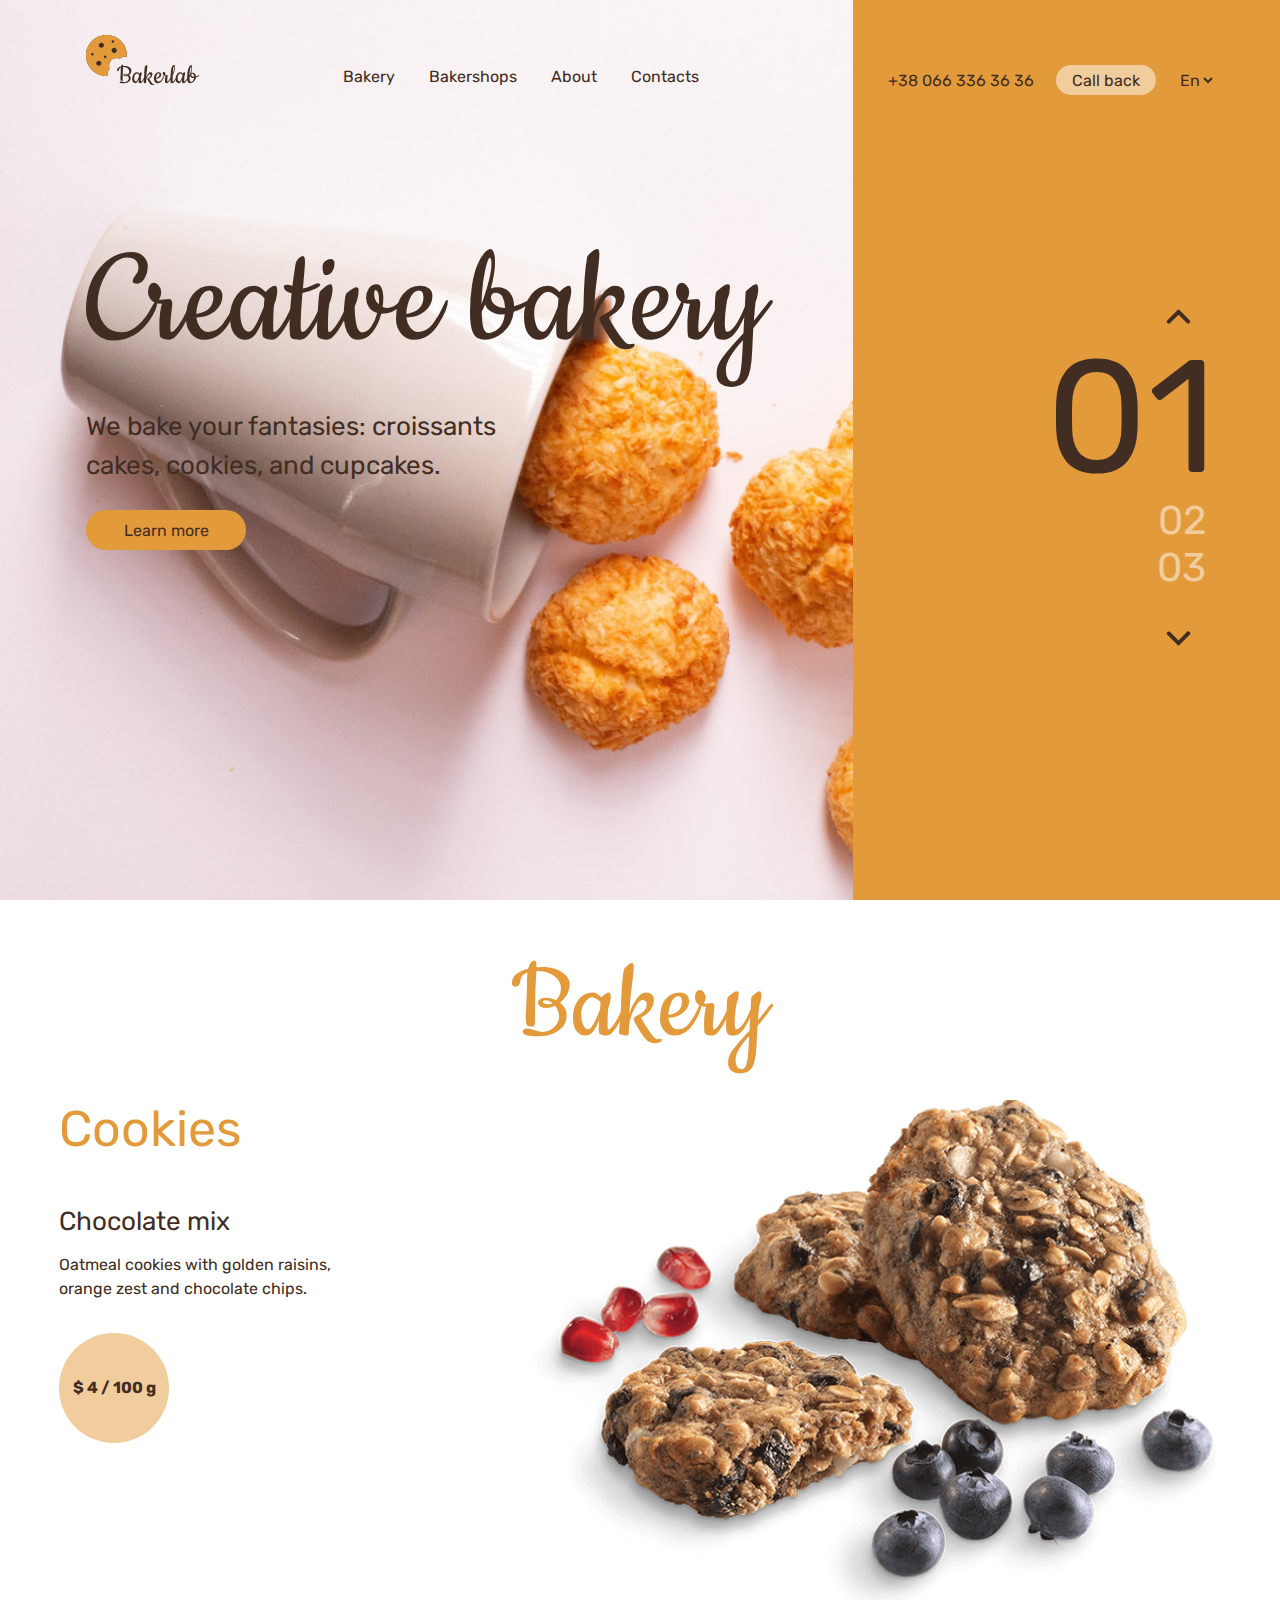
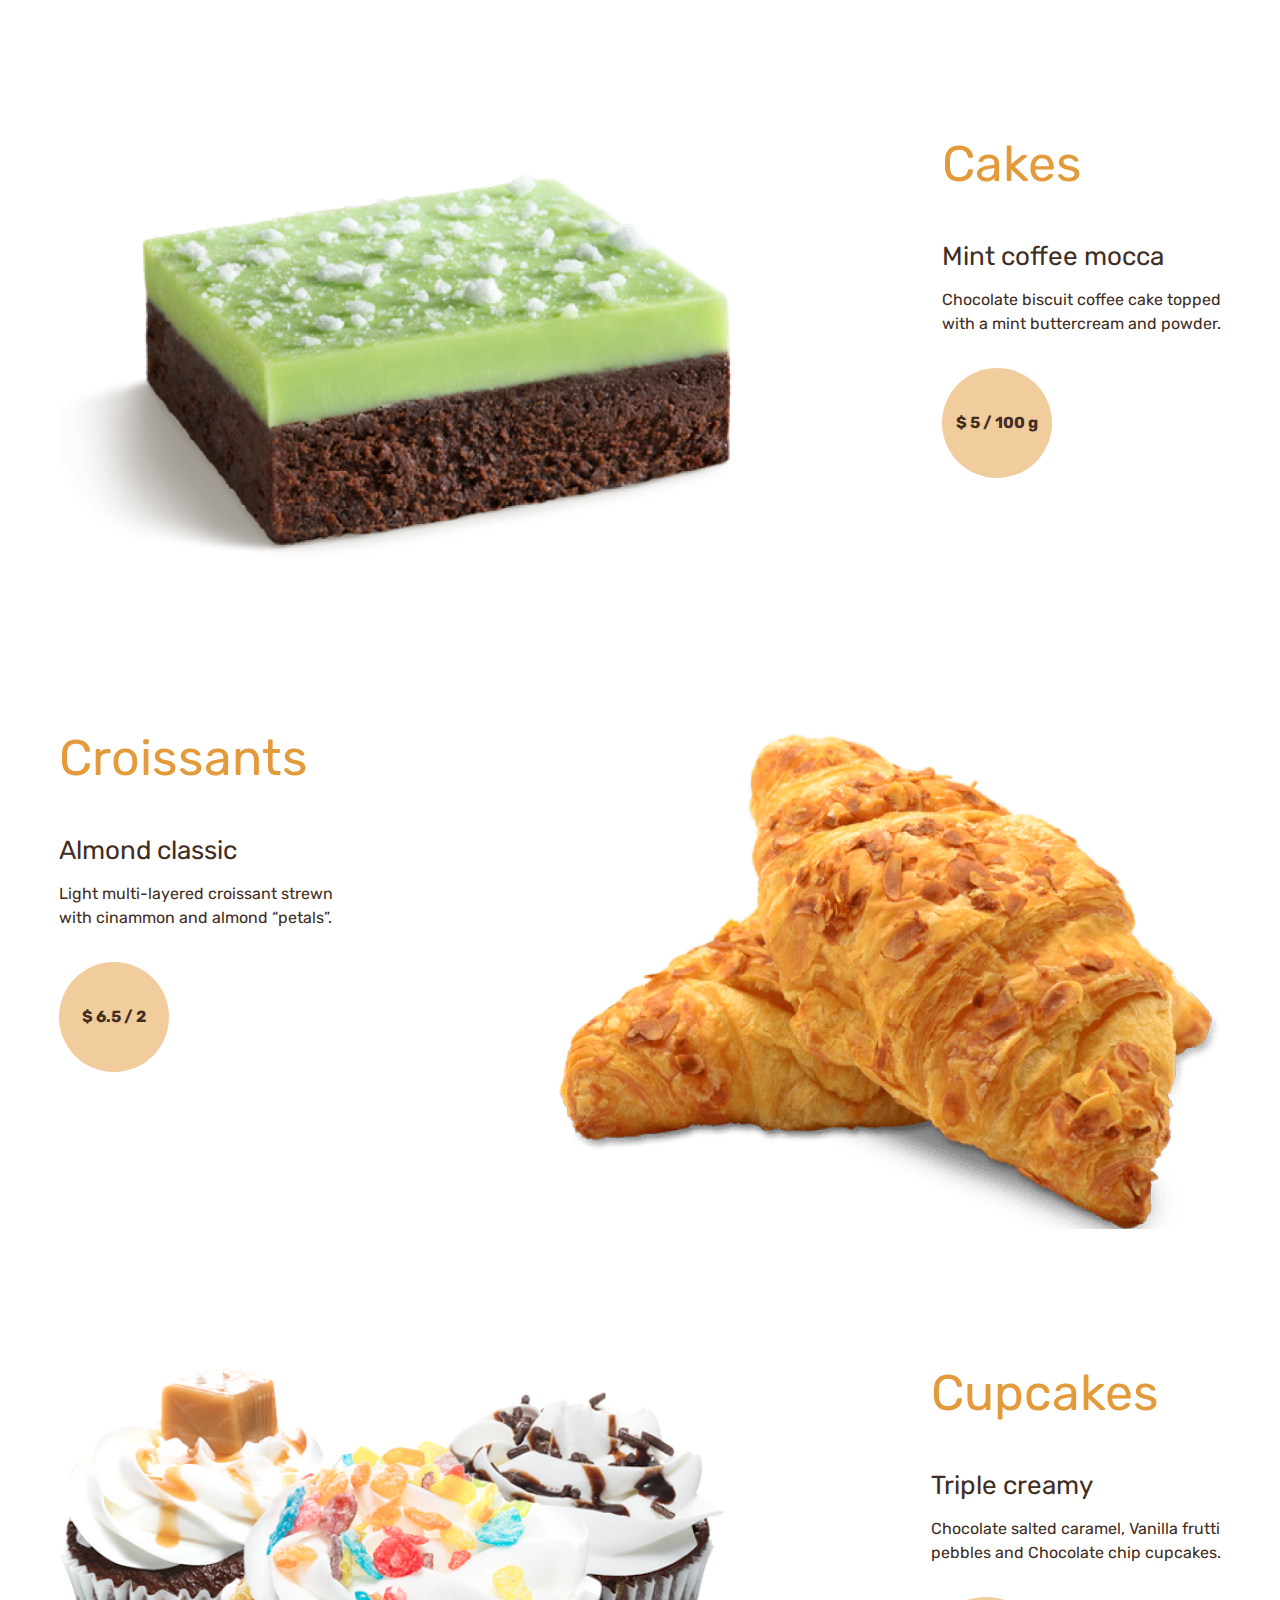
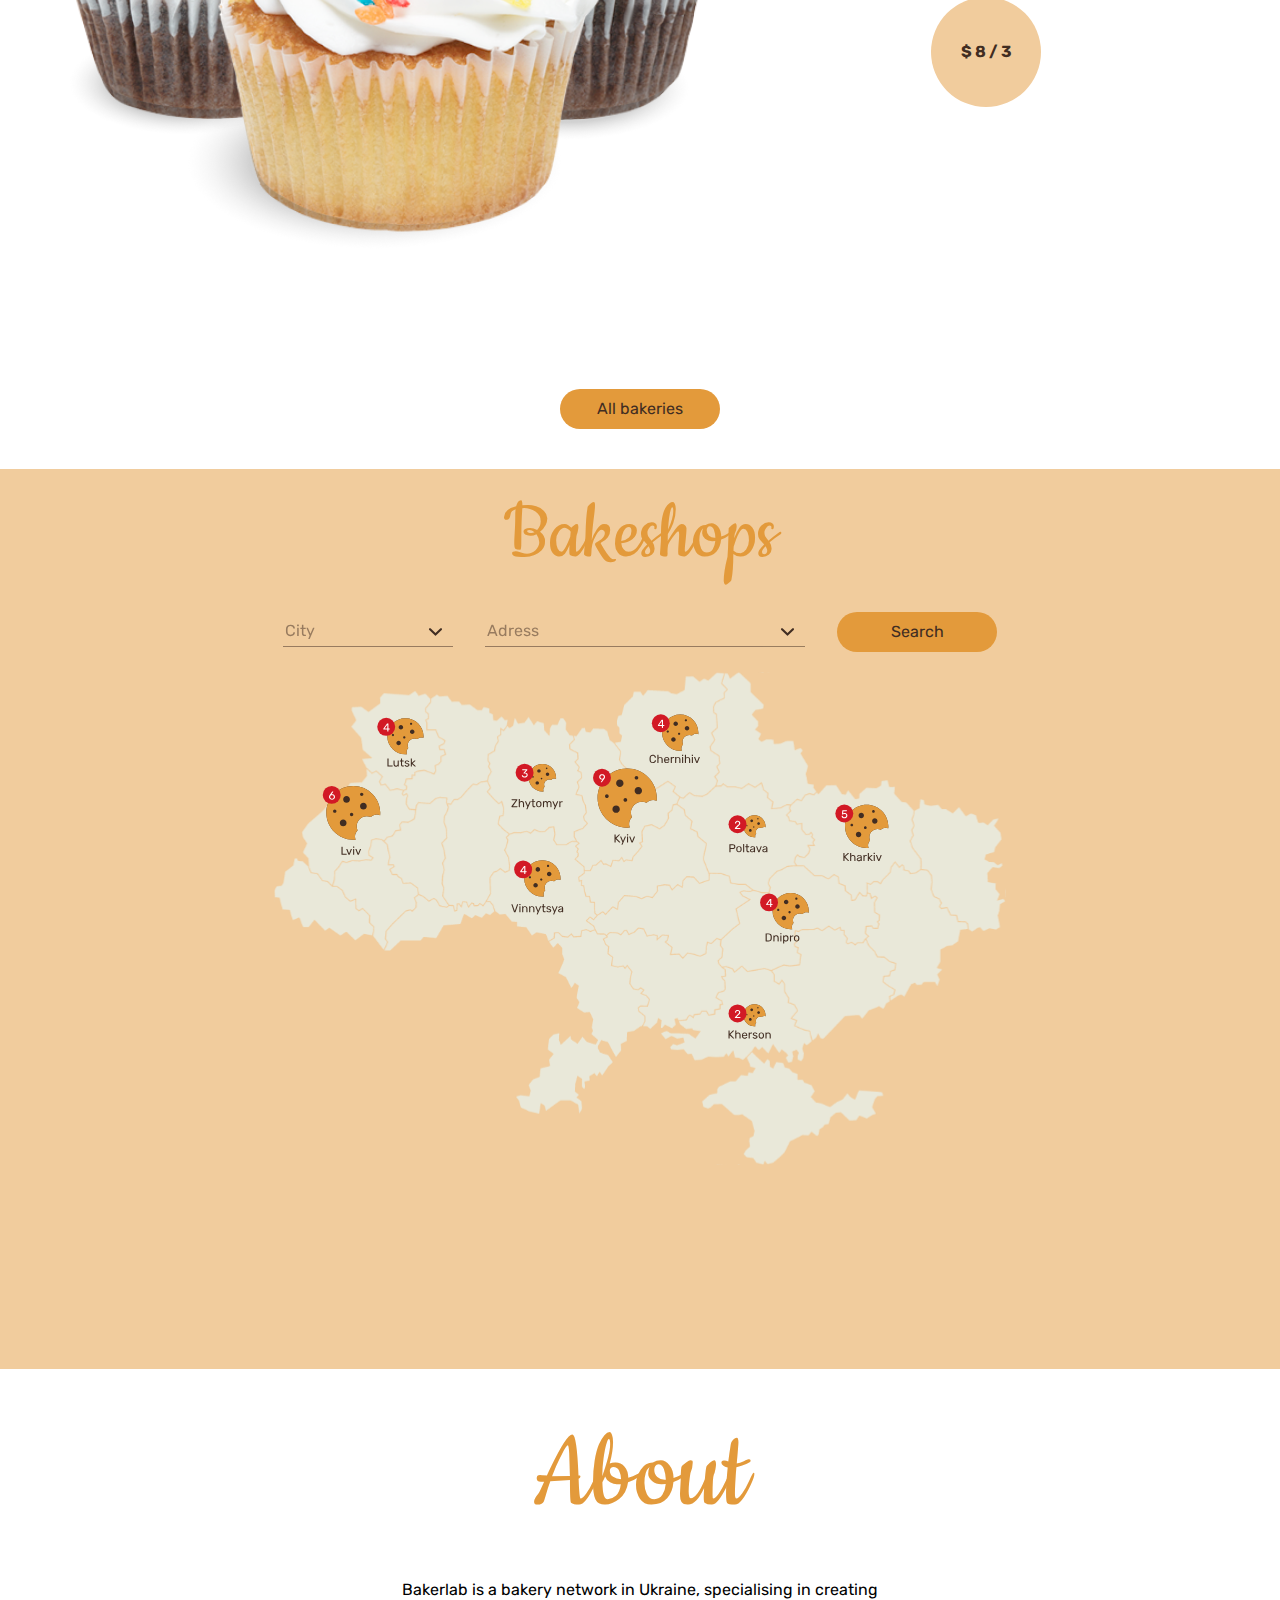
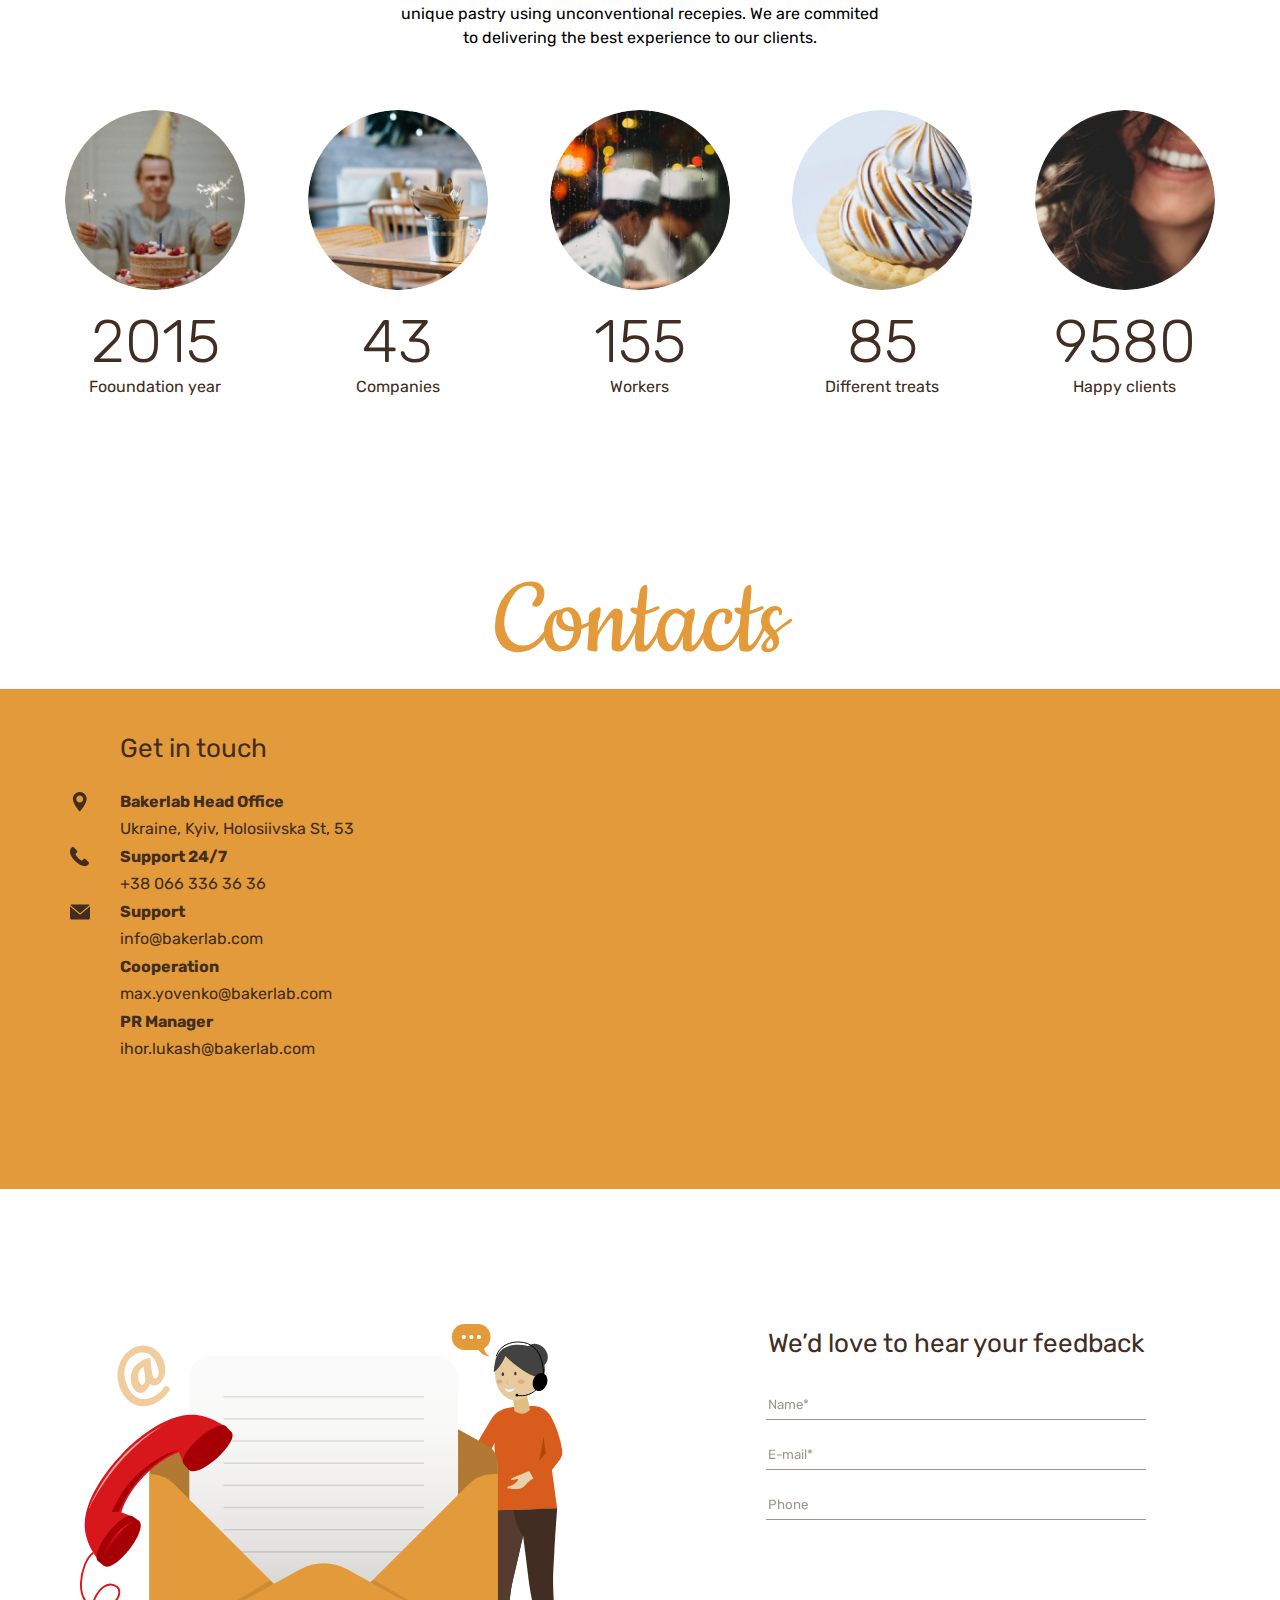
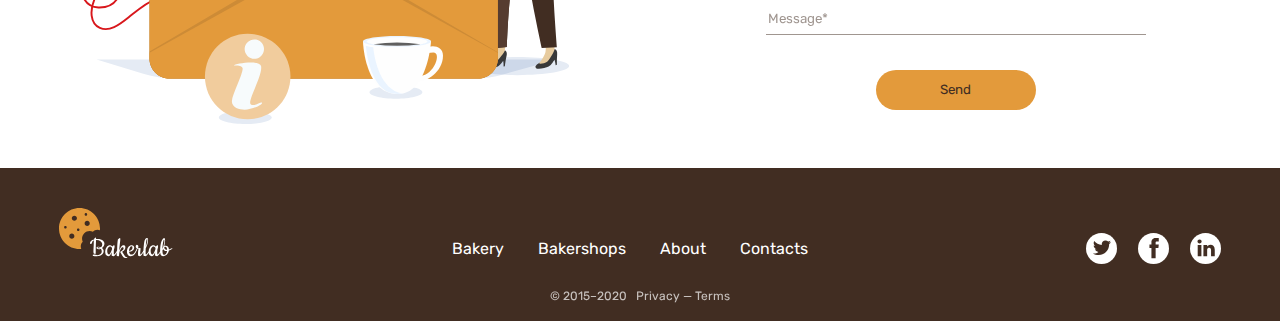
<file: index.html>
<!DOCTYPE html><html lang="en" class="page"><head><meta charset="UTF-8"><meta name="viewport" content="width=device-width, initial-scale=1.0,maximum-scale=2,shrink-to-fit=no"><link rel="shortcut icon" href="favicon.ced8c0a3.ico" type="image/x-icon"><title>Creative Bakery</title><link rel="stylesheet" href="main.2d84ac23.css"></head><body class="page__body"> <header class="page__section header">  <div class="header__main"> <div class="header__container"> <div class="header__top"> <a href="#" class="logo"> <img src="logo.afb66d21.svg" alt="Bakery-logo" class="logo__image"> </a> <a href="#menu" class="header__hamburger"></a> <nav class="nav nav--tablet"> <ul class="nav__list"> <li class="nav__item"> <a href="#bakery" class="nav__link"> Bakery </a> </li> <li class="nav__item"> <a href="#bakershops" class="nav__link"> Bakershops </a> </li> <li class="nav__item"> <a href="#about" class="nav__link"> About </a> </li> <li class="nav__item"> <a href="#contacts" class="nav__link"> Contacts </a> </li> </ul> </nav> </div> <div class="header__info"> <h1 class="header__title"> Creative bakery </h1> <p class="header__slogan"> We bake your fantasies: croissants <br> cakes, cookies, and cupcakes. </p> <a href="#bakery" class="button link button--primary"> Learn more </a> </div> <div class="tabs tabs--tablet"> <ul class="tabs__nav"> <div class="arrow arrow--left"> <svg width="15" height="24" fill="none" xmlns="http://www.w3.org/2000/svg" class="svg svg--croissont"><path d="M14.674 1.428a1.98 1.98 0 01-.374 2.3L5.942 12l8.358 8.272a1.98 1.98 0 11-2.786 2.815L1.212 12.89a1.253 1.253 0 010-1.78L11.514.913a1.98 1.98 0 013.16.514z" fill="#412D22"/></svg> </div> <li class="tabs__selector tabs__selector--active">01</li> <li class="tabs__selector">02</li> <li class="tabs__selector">03</li> <div class="arrow arrow--right"> <svg width="15" height="24" fill="none" xmlns="http://www.w3.org/2000/svg" class="svg svg--croissont"><path d="M.638 22.572a1.98 1.98 0 01.375-2.3L9.37 12 1.013 3.728A1.98 1.98 0 013.798.914L14.1 11.109c.496.49.496 1.291 0 1.782L3.798 23.087a1.98 1.98 0 01-3.16-.515z" fill="#412D22"/></svg> </div> </ul> </div> </div> </div>  <aside class="aside"> <div class="aside__container"> <div class="aside__top"> <div class="aside__actives"> <a href="tel: +38 066 336 36 36" class="button aside__call link button--secondary"> Call back </a> <select name="languages" class="aside__lang"> <option value="en" selected>En</option> <option value="ua">Ua</option> <option value="ru">Ru</option> </select> </div> </div> <div class="tabs"> <ul class="tabs__nav"> <div class="arrow arrow--up"> <svg width="25" height="15" fill="none" xmlns="http://www.w3.org/2000/svg" class="svg"><path d="M23.157 14.359a1.989 1.989 0 01-2.296-.373L12.5 5.625l-8.361 8.361a1.989 1.989 0 11-2.813-2.812L11.618.882a1.248 1.248 0 011.764 0l10.292 10.292c.96.96.697 2.578-.517 3.185z" fill="#412D22"/></svg> </div> <li class="tabs__selector tabs__selector--active">01</li> <li class="tabs__selector">02</li> <li class="tabs__selector">03</li> <div class="arrow arrow--down"> <svg width="25" height="15" fill="none" xmlns="http://www.w3.org/2000/svg" class="svg"><path d="M1.843.641a1.989 1.989 0 012.296.373L12.5 9.375l8.361-8.361a1.989 1.989 0 012.813 2.812L13.382 14.118a1.248 1.248 0 01-1.764 0L1.326 3.826A1.989 1.989 0 011.843.641z" fill="#412D22"/></svg> </div> </ul> </div> </div> </aside> </header> <nav class="page__menu menu" id="menu"> <a href="#" class="menu__close"></a> <ul class="nav__list menu__list"> <li class="nav__item"> <a href="#bakery" class="nav__link menu__link"> Bakery </a> </li> <li class="nav__item"> <a href="#bakershops" class="nav__link menu__link"> Bakeshops </a> </li> <li class="nav__item"> <a href="#about" class="nav__link menu__link"> About </a> </li> <li class="nav__item"> <a href="#contacts" class="nav__link menu__link"> Contacts </a> </li> </ul> <div class="aside__actives menu__actives"> <a href="tel: +38 066 336 36 36" class="button menu__call link button--secondary"> Call back </a> <select name="languages" class="aside__lang"> <option value="en" selected>En</option> <option value="ua">Ua</option> <option value="ru">Ru</option> </select> </div> </nav> <main> <section class="page__section bakery" id="bakery"> <div class="container"> <h2 class="page__section-title bakery__title"> Bakery </h2> <div class="product-card"> <div class="product-card__info"> <h3 class="product-card__title"> Cookies </h3> <p class="product-card__subtitle"> Chocolate mix </p> <p class="product-card__description"> Oatmeal cookies with golden raisins, <br> orange zest and chocolate chips. </p> <div class="product-card__circle"> <p class="product-card__price"> $ 4 <span class="product-card__slash"> / </span> <br class="product-card__br"> 100 g </p> </div> </div> <div class="product-card__slider"> <div class="arrow arrow--left" hidden> <svg width="15" height="24" fill="none" xmlns="http://www.w3.org/2000/svg" class="svg svg--croissont"><path d="M14.674 1.428a1.98 1.98 0 01-.374 2.3L5.942 12l8.358 8.272a1.98 1.98 0 11-2.786 2.815L1.212 12.89a1.253 1.253 0 010-1.78L11.514.913a1.98 1.98 0 013.16.514z" fill="#412D22"/></svg> </div> <div class="product-card__picture"> <img src="bakery-cookie.10ea3033.png" alt="cookies" class="product-card__img"> </div> <div class="arrow arrow--right" hidden> <svg width="15" height="24" fill="none" xmlns="http://www.w3.org/2000/svg" class="svg svg--croissont"><path d="M.638 22.572a1.98 1.98 0 01.375-2.3L9.37 12 1.013 3.728A1.98 1.98 0 013.798.914L14.1 11.109c.496.49.496 1.291 0 1.782L3.798 23.087a1.98 1.98 0 01-3.16-.515z" fill="#412D22"/></svg> </div> </div> </div> <div class="product-card"> <div class="product-card__info"> <h3 class="product-card__title"> Cakes </h3> <p class="product-card__subtitle"> Mint coffee mocca </p> <p class="product-card__description"> Chocolate biscuit coffee cake topped <br> with a mint buttercream and powder. </p> <div class="product-card__circle"> <p class="product-card__price"> $ 5 <span class="product-card__slash"> / </span> <br class="product-card__br"> 100 g </p> </div> </div> <div class="product-card__slider"> <div class="arrow arrow--left" hidden> <svg width="15" height="24" fill="none" xmlns="http://www.w3.org/2000/svg" class="svg svg--croissont"><path d="M14.674 1.428a1.98 1.98 0 01-.374 2.3L5.942 12l8.358 8.272a1.98 1.98 0 11-2.786 2.815L1.212 12.89a1.253 1.253 0 010-1.78L11.514.913a1.98 1.98 0 013.16.514z" fill="#412D22"/></svg> </div> <div class="product-card__picture"> <img src="bakery-cake.f22fdc6c.png" alt="cookies" class="product-card__img"> </div> <div class="arrow arrow--right" hidden> <svg width="15" height="24" fill="none" xmlns="http://www.w3.org/2000/svg" class="svg svg--croissont"><path d="M.638 22.572a1.98 1.98 0 01.375-2.3L9.37 12 1.013 3.728A1.98 1.98 0 013.798.914L14.1 11.109c.496.49.496 1.291 0 1.782L3.798 23.087a1.98 1.98 0 01-3.16-.515z" fill="#412D22"/></svg> </div> </div> </div> <div class="product-card"> <div class="product-card__info"> <h3 class="product-card__title"> Croissants </h3> <p class="product-card__subtitle"> Almond classic </p> <p class="product-card__description"> Light multi-layered croissant strewn <br> with cinammon and almond “petals”. </p> <div class="product-card__circle"> <p class="product-card__price"> $ 6.5 <span class="product-card__slash"> / </span> <br class="product-card__br"> 2 </p> </div> </div> <div class="product-card__slider"> <div class="arrow arrow--left" hidden> <svg width="15" height="24" fill="none" xmlns="http://www.w3.org/2000/svg" class="svg svg--croissont"><path d="M14.674 1.428a1.98 1.98 0 01-.374 2.3L5.942 12l8.358 8.272a1.98 1.98 0 11-2.786 2.815L1.212 12.89a1.253 1.253 0 010-1.78L11.514.913a1.98 1.98 0 013.16.514z" fill="#412D22"/></svg> </div> <div class="product-card__picture"> <img src="bakery-croissont.688764f6.png" alt="cookies" class="product-card__img"> </div> <div class="arrow arrow--right" hidden> <svg width="15" height="24" fill="none" xmlns="http://www.w3.org/2000/svg" class="svg svg--croissont"><path d="M.638 22.572a1.98 1.98 0 01.375-2.3L9.37 12 1.013 3.728A1.98 1.98 0 013.798.914L14.1 11.109c.496.49.496 1.291 0 1.782L3.798 23.087a1.98 1.98 0 01-3.16-.515z" fill="#412D22"/></svg> </div> </div> </div> <div class="product-card"> <div class="product-card__info"> <h3 class="product-card__title"> Cupcakes </h3> <p class="product-card__subtitle"> Triple creamy </p> <p class="product-card__description"> Chocolate salted caramel, Vanilla frutti <br> pebbles and Chocolate chip cupcakes. </p> <div class="product-card__circle"> <p class="product-card__price"> $ 8 <span class="product-card__slash"> / </span> <br class="product-card__br"> 3 </p> </div> </div> <div class="product-card__slider"> <div class="arrow arrow--left" hidden> <svg width="15" height="24" fill="none" xmlns="http://www.w3.org/2000/svg" class="svg svg--croissont"><path d="M14.674 1.428a1.98 1.98 0 01-.374 2.3L5.942 12l8.358 8.272a1.98 1.98 0 11-2.786 2.815L1.212 12.89a1.253 1.253 0 010-1.78L11.514.913a1.98 1.98 0 013.16.514z" fill="#412D22"/></svg> </div> <div class="product-card__picture"> <img src="bakery-cupcake.b5337c6f.png" alt="cookies" class="product-card__img"> </div> <div class="arrow arrow--right" hidden> <svg width="15" height="24" fill="none" xmlns="http://www.w3.org/2000/svg" class="svg svg--croissont"><path d="M.638 22.572a1.98 1.98 0 01.375-2.3L9.37 12 1.013 3.728A1.98 1.98 0 013.798.914L14.1 11.109c.496.49.496 1.291 0 1.782L3.798 23.087a1.98 1.98 0 01-3.16-.515z" fill="#412D22"/></svg> </div> </div> </div> <a href="#" class="button bakery__button button--primary"> All bakeries </a> </div> </section> <section class="page__section bakershops" id="bakershops"> <div class="container"> <h2 class="page__section-title bakershops__title"> Bakeshops </h2> <div class="bakershops__content"> <form action="#" class="bakershops__form"> <div class="bakershops__field-wrapper"> <input type="text" name="city" placeholder="City" class="bakershops__field"> </div> <div class="bakershops__field-wrapper"> <input type="text" name="adress" placeholder="Adress" class="bakershops__field"> </div> <a href="#" class="button button--primary link bakershops__button"> Search </a> </form> <div class="bakershops__map"> <img src="mapp.4799aae4.svg" alt="map" class="bakershops__img"> </div> <div class="bakershops__scale"> <div class="bakershops__scale-item bakershops__scale-item--plus"></div> <div class="bakershops__scale-item bakershops__scale-item--minus"></div> </div> </div> </div> </section> <section class="page__section about" id="about"> <div class="container"> <h2 class="page__section-title about__title"> About </h2> <div class="about__content"> <p class="about__intro"> Bakerlab is a bakery network in Ukraine, specialising in creating unique pastry using unconventional recepies. We are commited to delivering the best experience to our clients. </p> <div class="about__items"> <div class="about__item"> <div class="about__picture"> <img src="about-year.b2597d3f.png" alt="year" class="about__img"> </div> <p class="about__item-count">2015</p> <p class="about__item-title">Fooundation year</p> </div> <div class="about__item about__item--onMobile"> <div class="about__picture"> <img src="about-companies.8d314eb5.png" alt="year" class="about__img"> </div> <p class="about__item-count">43</p> <p class="about__item-title">Companies</p> </div> <div class="about__item about__item--onMobile"> <div class="about__picture"> <img src="about-workers.705641b5.png" alt="year" class="about__img"> </div> <p class="about__item-count">155</p> <p class="about__item-title">Workers</p> </div> <div class="about__item about__item--onLaptop"> <div class="about__picture"> <img src="about-threads.1f45cb67.png" alt="year" class="about__img"> </div> <p class="about__item-count">85</p> <p class="about__item-title">Different treats</p> </div> <div class="about__item about__item--onLaptop"> <div class="about__picture"> <img src="about-clients.1c76c1f2.png" alt="year" class="about__img"> </div> <p class="about__item-count">9580</p> <p class="about__item-title">Happy clients</p> </div> </div> </div> </div> </section> <section class="page__section contacts" id="contacts"> <div class="container"> <h2 class="page__section-title contacts__title"> Contacts </h2> </div> <div class="contacts__background"> <div class="container contacts__content"> <div class="contacts__info"> <h2 class="page__section-title contacts__title contacts__title--tablet"> Contacts </h2> <h3 class="contacts__info-title"> Get in touch </h3> <div class="contacts__info-container"> <div class="contacts__info-item"> <img src="gps.3c4c1887.svg" alt="gps" class="contacts__icon"> <p class="contacts__subtitle"> Bakerlab Head Office </p> <a href="https://goo.gl/maps/MsGv6choosFMHwKz5" class="link" rel="noopener" target="_blank"> Ukraine, Kyiv, Holosiivska St, 53 </a> </div> <div class="contacts__info-item"> <img src="phone.4b34cd58.svg" alt="phone" class="contacts__icon"> <p class="contacts__subtitle"> Support 24/7 </p> <a href="tel: +38 066 336 36 36" class="link"> +38 066 336 36 36 </a> </div> <div class="contacts__info-item"> <img src="mail.89a3e03c.svg" alt="mail" class="contacts__icon"> <p class="contacts__subtitle"> Support </p> <a href="mailto: info@bakerlab.com" class="link"> info@bakerlab.com </a> </div> <div class="contacts__info-item"> <p class="contacts__subtitle"> Cooperation </p> <a href="mailto: max.yovenko@bakerlab.com" class="link"> max.yovenko@bakerlab.com </a> </div> <div class="contacts__info-item"> <p class="contacts__subtitle"> PR Manager </p> <a href="mailto: ihor.lukash@bakerlab.com" class="link"> ihor.lukash@bakerlab.com </a> </div> </div> </div> <div class="contacts__map"> <iframe src="https://www.google.com/maps/embed?pb=!1m18!1m12!1m3!1d2543.3621856365294!2d30.51008881572945!3d50.397087379468!2m3!1f0!2f0!3f0!3m2!1i1024!2i768!4f13.1!3m3!1m2!1s0x40d4c8ca89299f11%3A0x4a4968e0ee2613b5!2z0YPQuy4g0JPQvtC70L7RgdC10LXQstGB0LrQsNGPLCA1Mywg0JrQuNC10LIsIDAyMDAw!5e0!3m2!1sru!2sua!4v1626881476069!5m2!1sru!2sua" width="100%" height="100%" allowfullscreen loading="lazy" class="contacts__map-item"> </iframe> </div> </div> </div> <div class="container contacts__container"> <div class="contacts__picture"> <img src="big-mail.9aedc2d6.svg" alt="big-mail" class="contacts__main-img"> </div> <form action="" class="contacts__form"> <p class="contacts__form-title"> We’d love to hear your feedback </p> <input type="text" class="contacts__form-field" placeholder="Name*" name="name" required> <input type="email" class="contacts__form-field" placeholder="E-mail*" name="email" required> <input type="phone" class="contacts__form-field" placeholder="Phone" name="phone"> <textarea type="text" class="contacts__form-field contacts__form-field--textarea" placeholder="Message*" name="message" required></textarea> <button class="button button--primary link"> Send </button> </form> </div> </section> </main> <footer class="footer"> <div class="container footer__container"> <div class="footer__info"> <a href="#" class="logo footer__logo"> <img src="logo-white.506f28af.svg" alt="Bakery-logo" class="logo__image"> </a> <nav class="nav"> <ul class="nav__list footer__nav"> <li class="nav__item"> <a href="#bakery" class="nav__link link link--white"> Bakery </a> </li> <li class="nav__item"> <a href="#bakershops" class="nav__link link link--white"> Bakershops </a> </li> <li class="nav__item"> <a href="#about" class="nav__link link link--white"> About </a> </li> <li class="nav__item"> <a href="#contacts" class="nav__link link link--white"> Contacts </a> </li> </ul> </nav> <div class="aside__actives footer__socials"> <a href="#" class="icon"> <img src="twitter.b576503b.svg" alt="twitter" class="icon__img"> </a> <a href="#" class="icon"> <img src="facebook.f0a8bcc0.svg" alt="facebook" class="icon__img"> </a> <a href="#" class="icon"> <img src="linkedin.b8956b08.svg" alt="linkedin" class="icon__img"> </a> </div> </div> <div class="footer__copyright"> <p class="footer__years">© 2015–2020</p> <p class="footer__terms">Privacy — Terms</p> </div> </div> </footer> <script type="text/javascript" src="main.b2b0b56a.js"></script> </body></html>
</file>
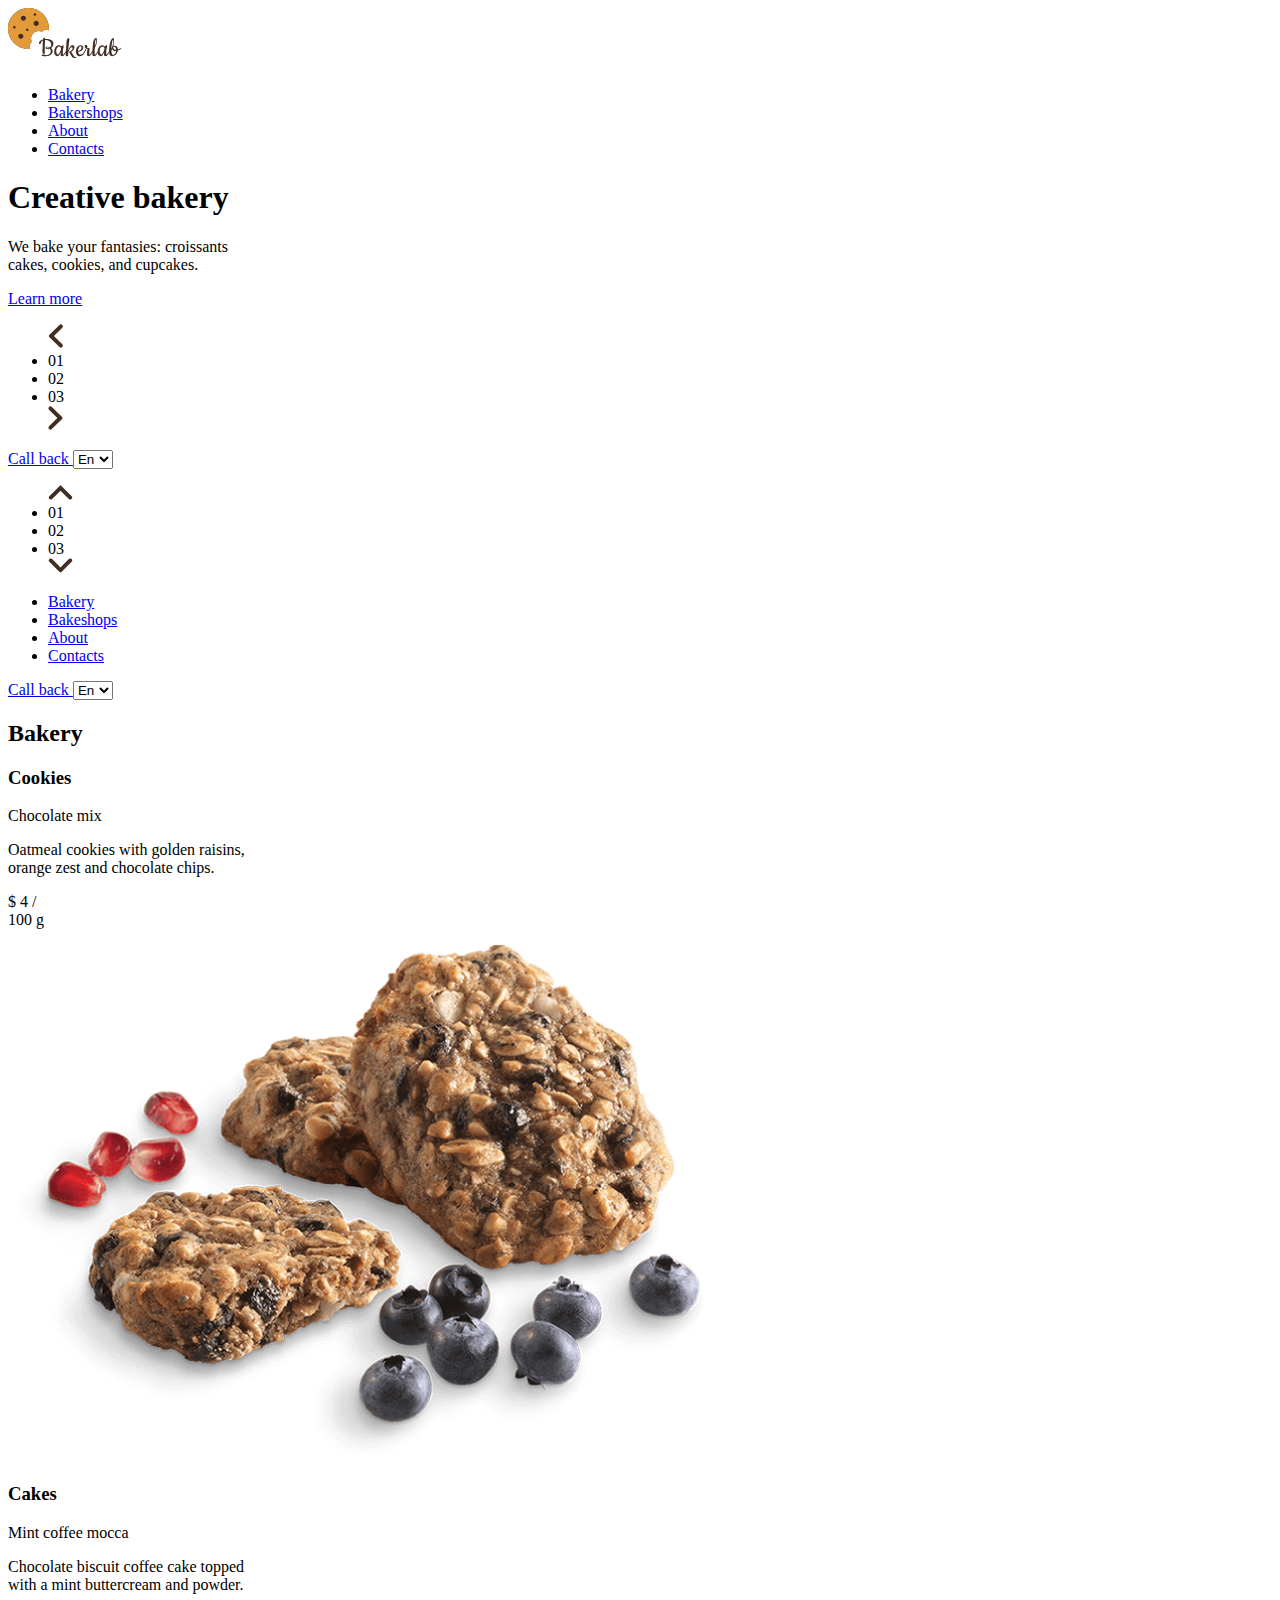
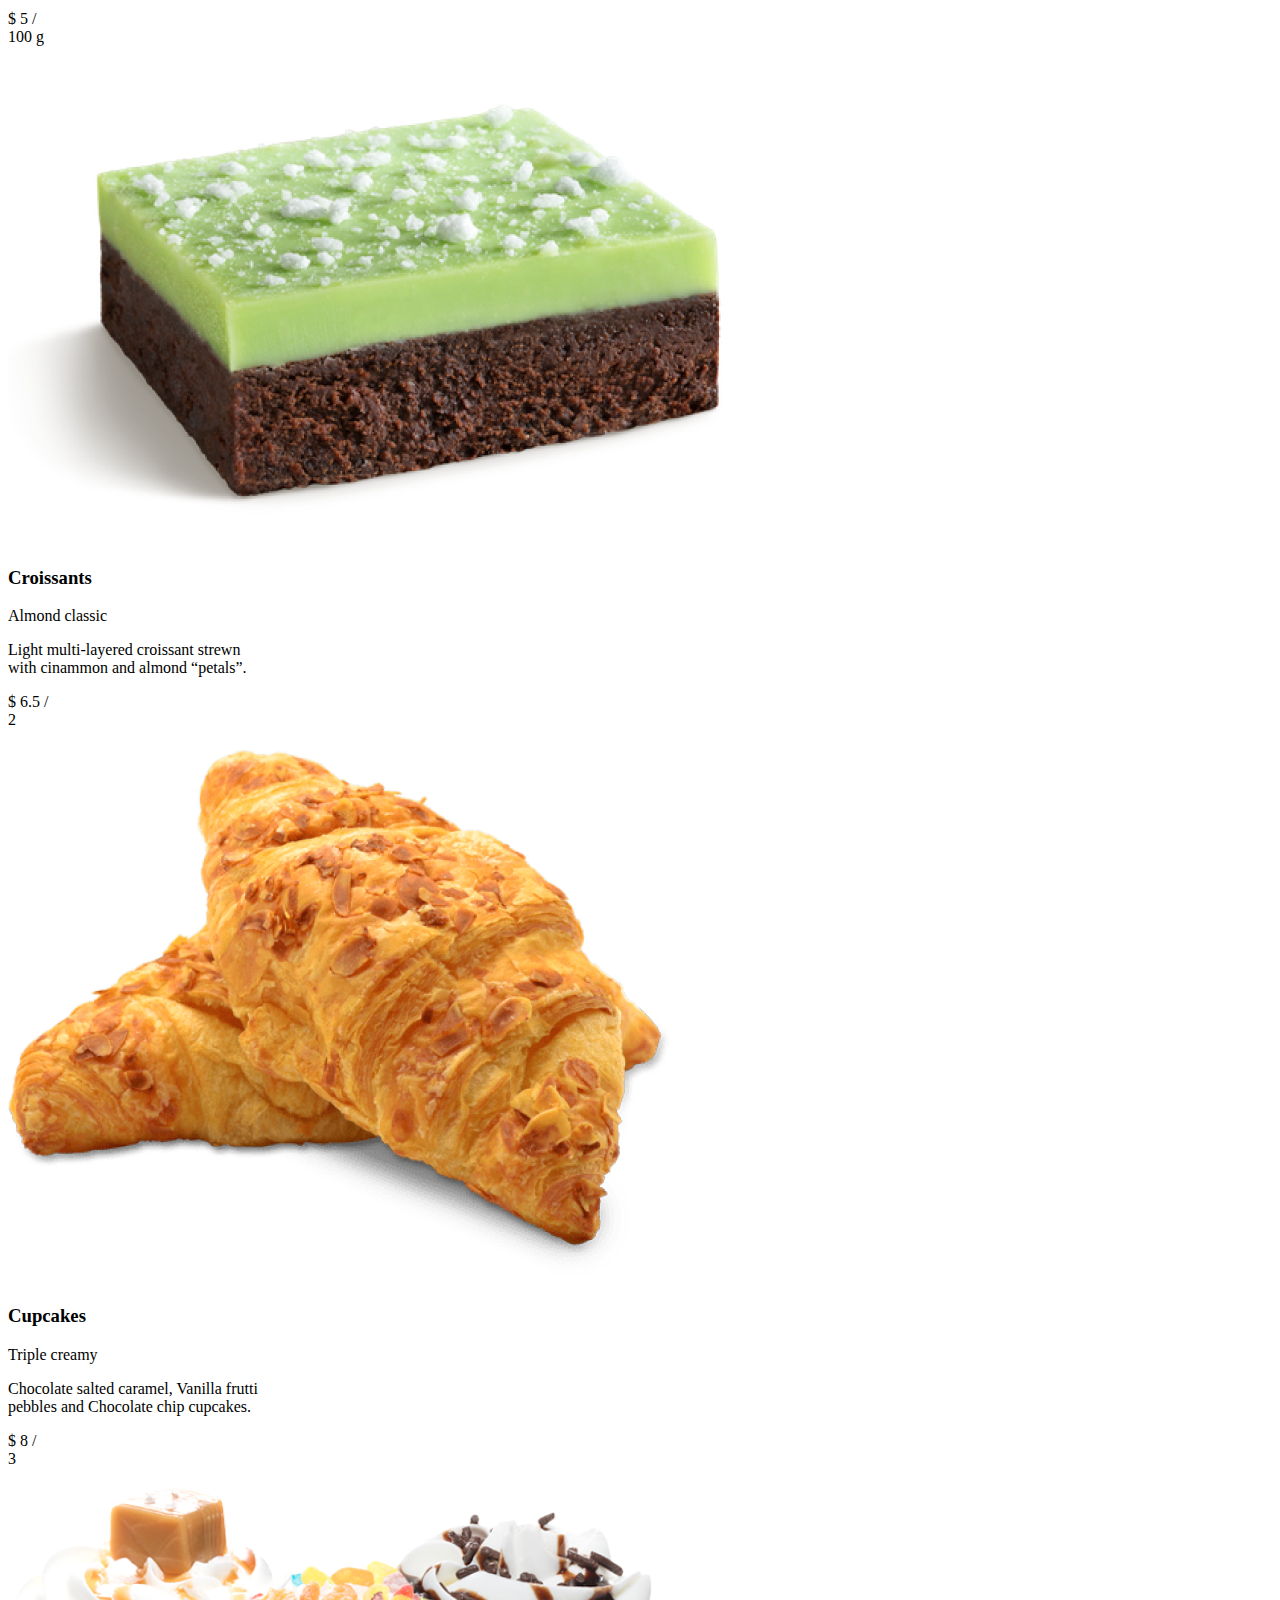
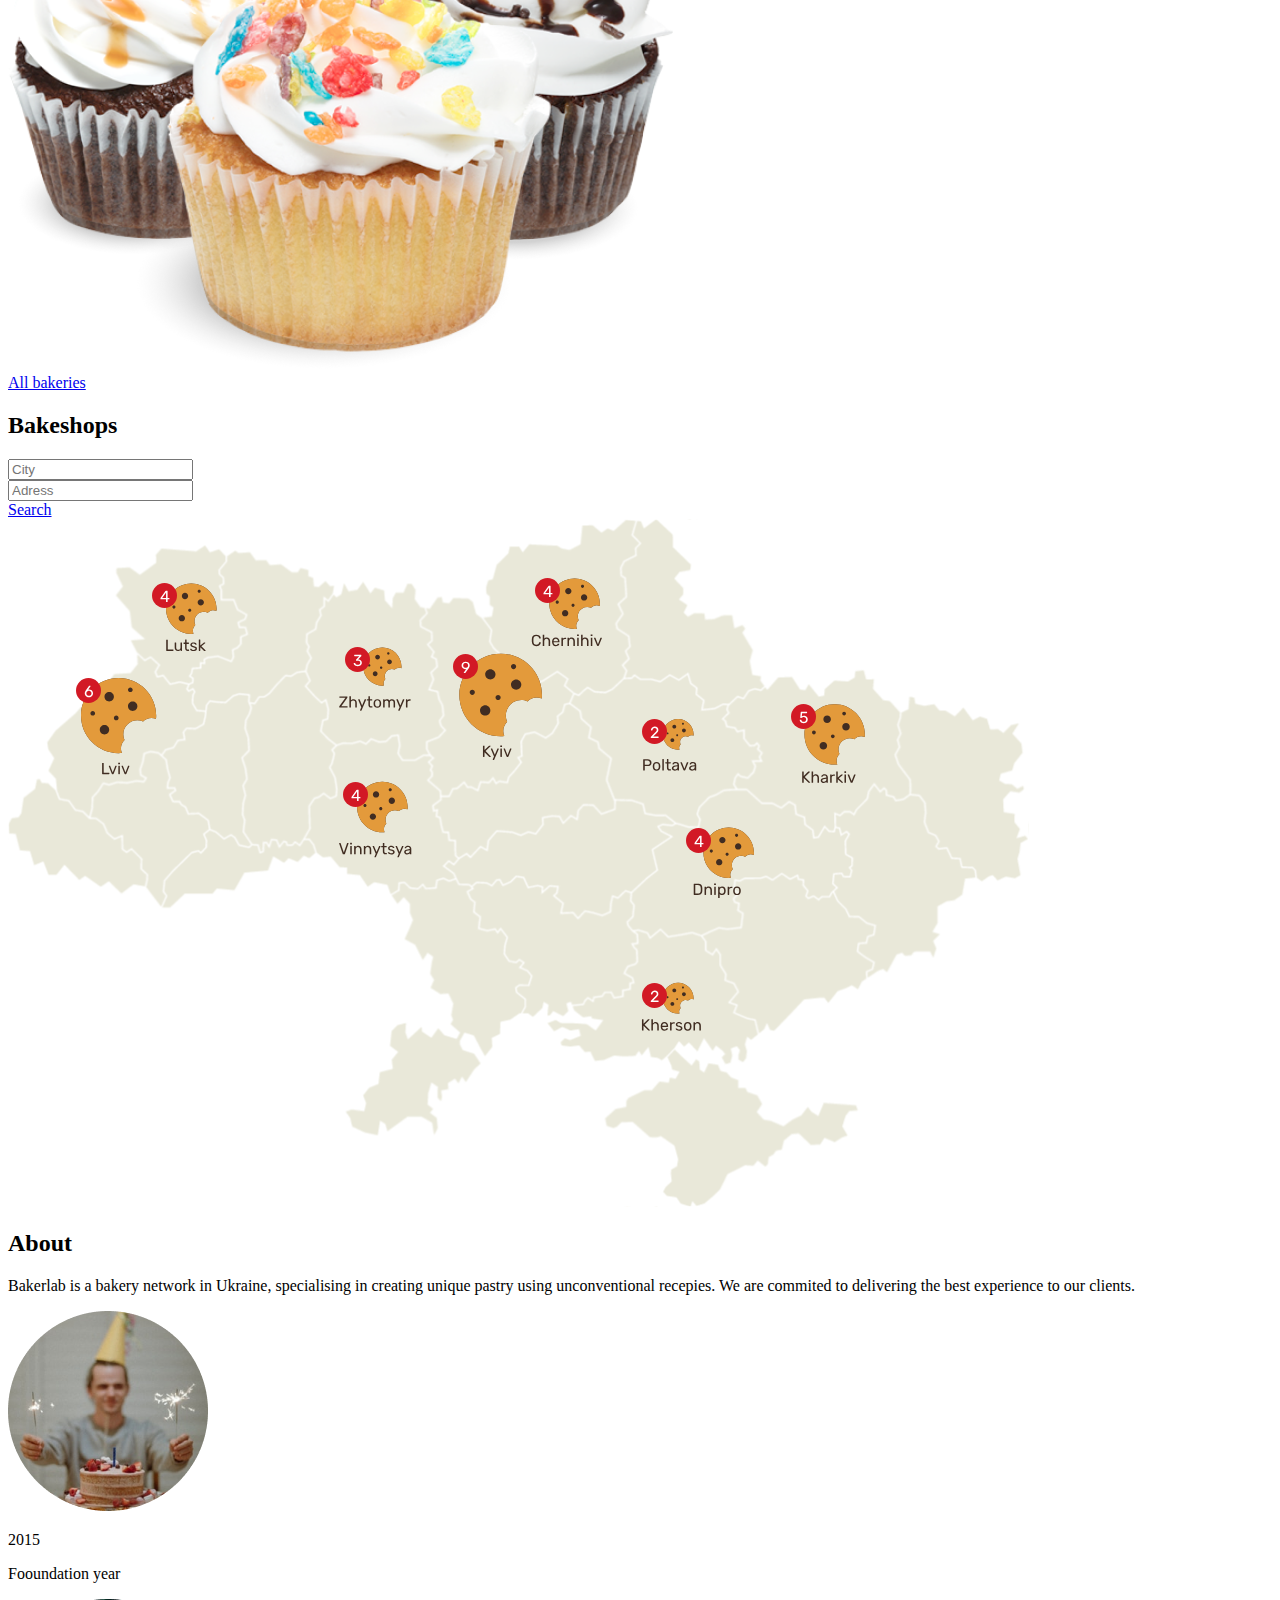
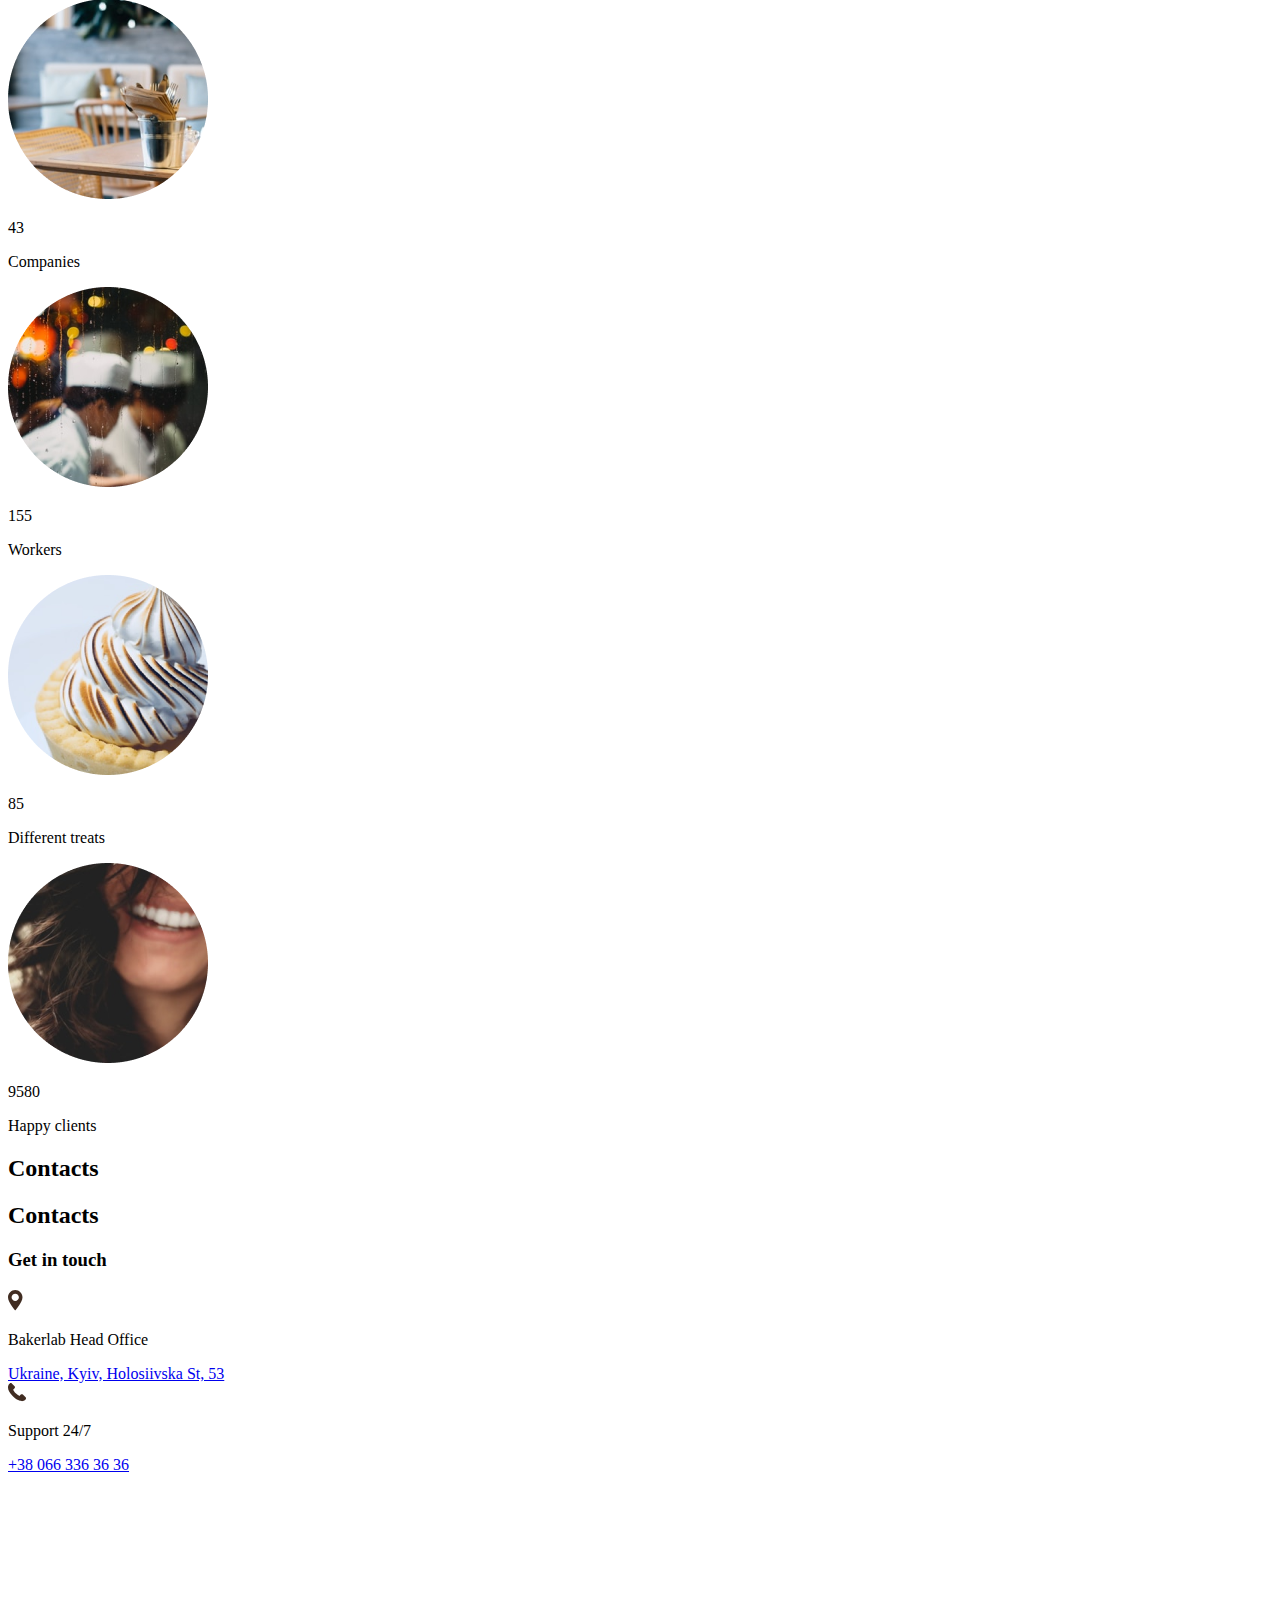
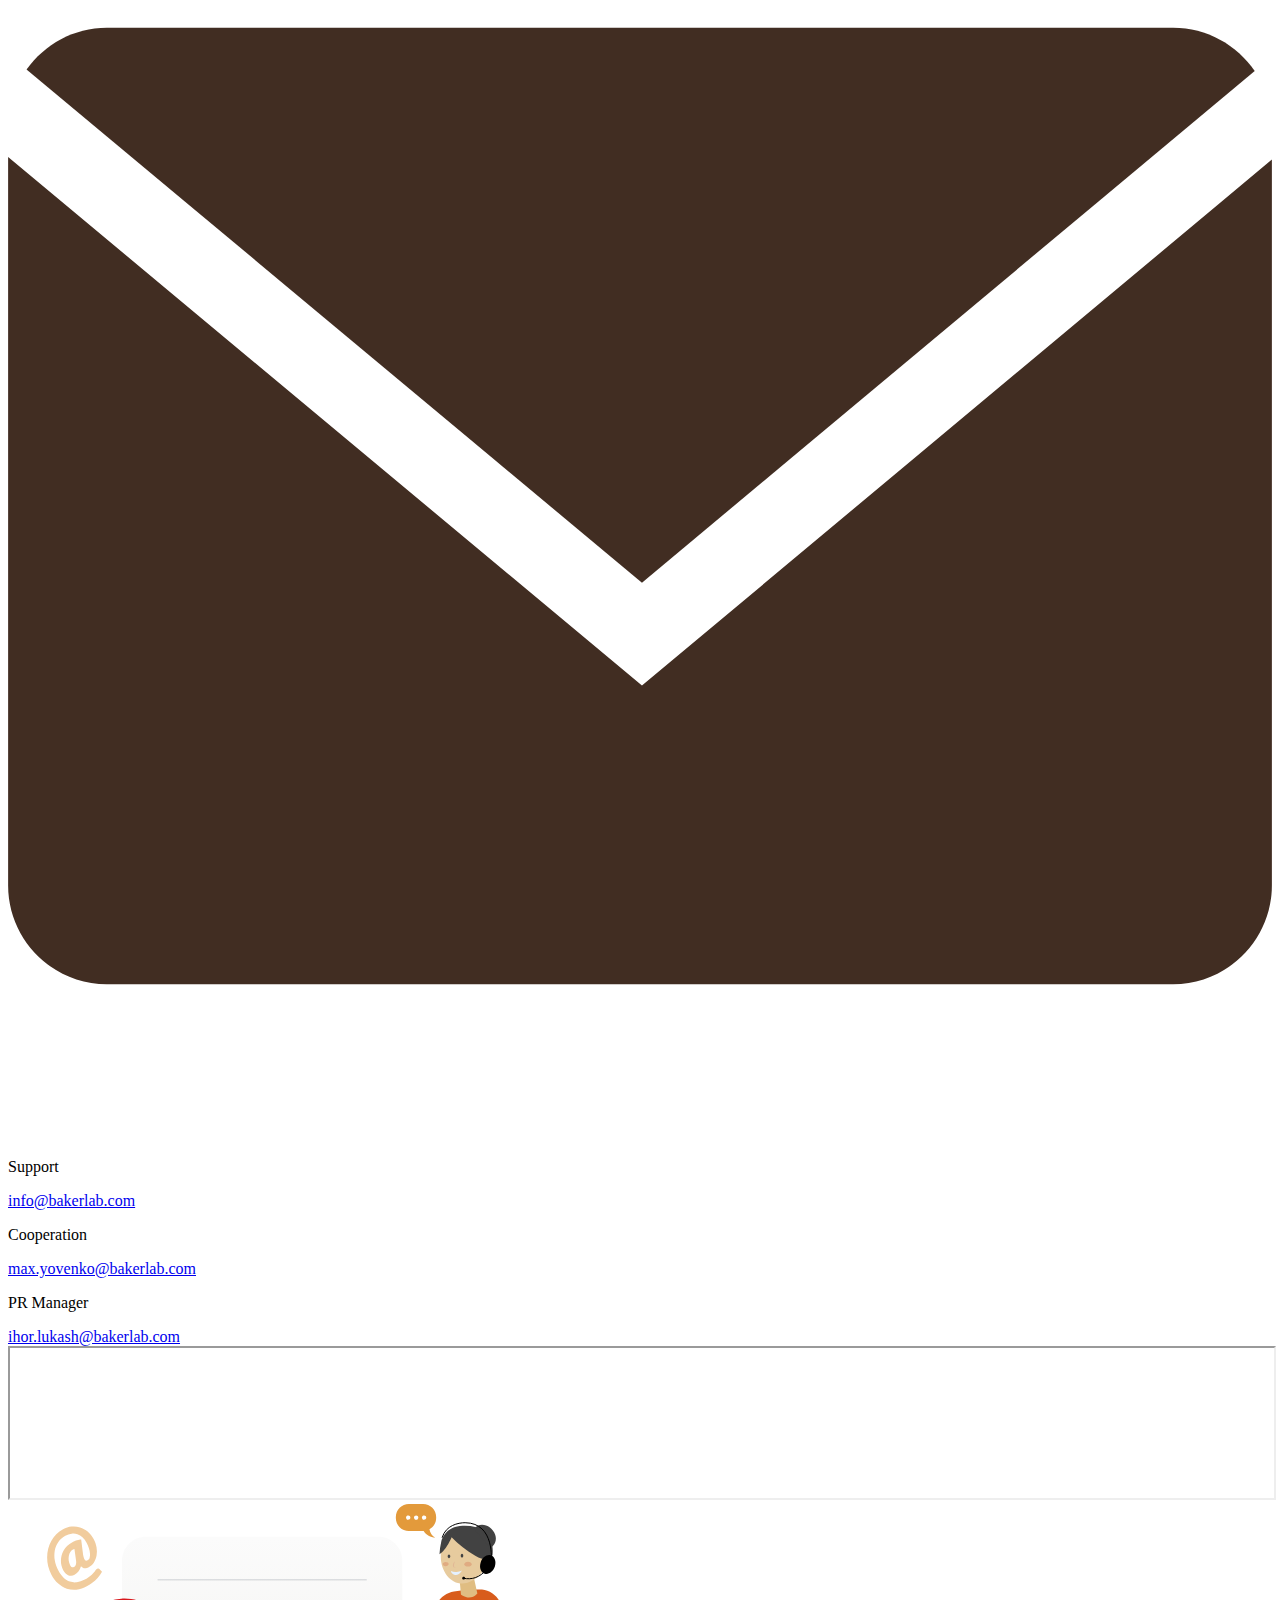
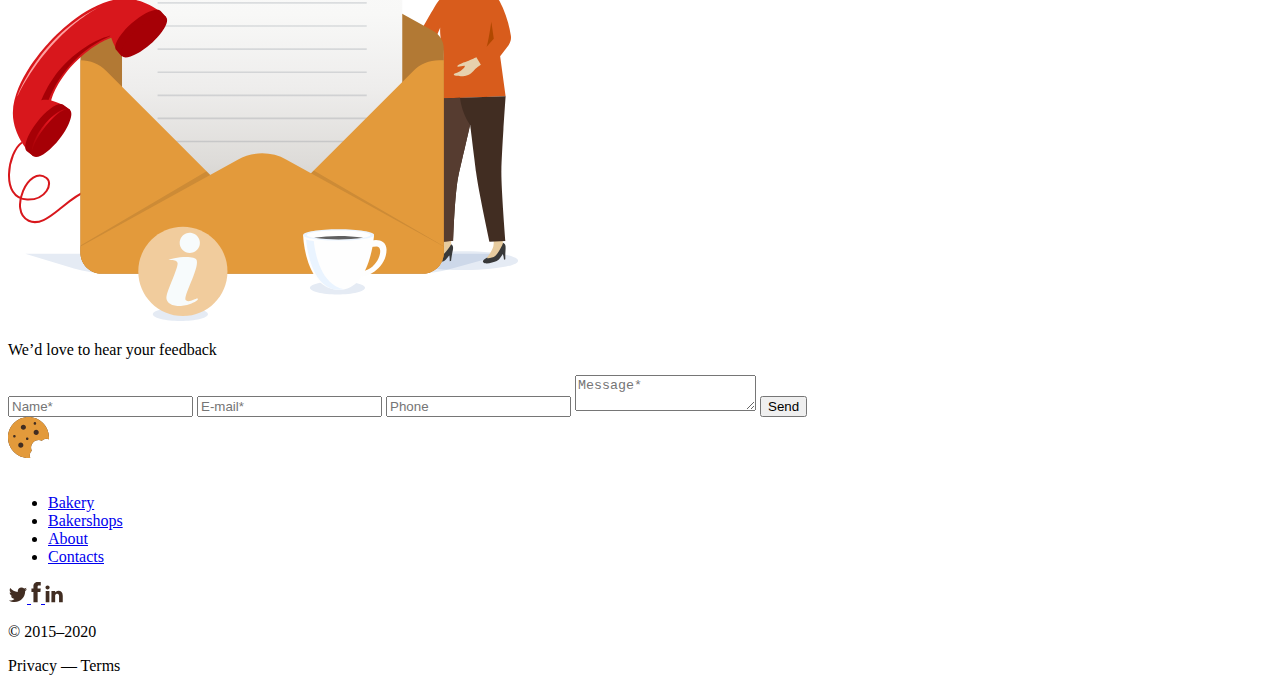
<file: src/index.html>
<!DOCTYPE html>
<html lang="en" class="page">
  <head>
    <meta charset="UTF-8">
    <meta name="viewport" content="width=device-width, initial-scale=1.0,maximum-scale=2,shrink-to-fit=no">
    <link
      rel="shortcut icon"
      href="./images/favicon.ico"
      type="image/x-icon"
    >
    <title>Creative Bakery</title>
    <link rel="stylesheet" href="./styles/main.scss">
  </head>
  <body class="page__body">
    <header class="page__section header">
      <!-- left side -->
      <div class="header__main">
        <div class="header__container">

          <div class="header__top">
            <a href="#" class="logo">
              <img
                src="./images/logo.svg"
                alt="Bakery-logo"
                class="logo__image">
            </a>

            <a href="#menu" class="header__hamburger"></a>

            <nav class="nav nav--tablet">
              <ul class="nav__list">
                <li class="nav__item">
                  <a href="#bakery" class="nav__link">
                    Bakery
                  </a>
                </li>
                <li class="nav__item">
                  <a href="#bakershops" class="nav__link">
                    Bakershops
                  </a>
                </li>
                <li class="nav__item">
                  <a href="#about" class="nav__link">
                    About
                  </a>
                </li>
                <li class="nav__item">
                  <a href="#contacts" class="nav__link">
                    Contacts
                  </a>
                </li>
              </ul>
            </nav>
          </div>

          <div class="header__info">
            <h1 class="header__title">
              Creative bakery
            </h1>

            <p class="header__slogan">
              We bake your fantasies: croissants
              <br>
              cakes, cookies, and cupcakes.
            </p>

            <a href="#bakery" class="button link button--primary">
              Learn more
            </a>
          </div>

          <div class="tabs tabs--tablet">
            <ul class="tabs__nav">
              <div class="arrow arrow--left">
                <svg
                  width="15"
                  height="24"
                  viewBox="0 0 15 24"
                  fill="none"
                  xmlns="http://www.w3.org/2000/svg"
                  class="svg svg--croissont"
                >
                  <path d="M14.674 1.42799C15.0614 2.19472 14.9101 3.12376 14.2996 3.72803L5.94169 12L14.2996 20.272C14.9101 20.8762 15.0614 21.8053 14.674 22.572C14.0681 23.7713 12.469 24.0317 11.514 23.0865L1.21219 12.8905C0.716756 12.4002 0.716758 11.5998 1.21219 11.1094L11.514 0.913534C12.469 -0.0316711 14.0681 0.228667 14.674 1.42799Z" fill="#412D22">
                </svg>
              </div>
              <li class="tabs__selector tabs__selector--active">01</li>
              <li class="tabs__selector">02</li>
              <li class="tabs__selector">03</li>
              <div class="arrow arrow--right">
                <svg
                  width="15"
                  height="24"
                  viewBox="0 0 15 24"
                  fill="none"
                  xmlns="http://www.w3.org/2000/svg"
                  class="svg svg--croissont"
                >
                  <path d="M0.638353 22.572C0.251005 21.8053 0.402253 20.8762 1.0128 20.272L9.37069 12L1.0128 3.72804C0.402254 3.12376 0.251004 2.19473 0.638352 1.42799C1.24424 0.228668 2.84335 -0.0316678 3.79837 0.913536L14.1002 11.1094C14.5956 11.5998 14.5956 12.4002 14.1002 12.8906L3.79837 23.0865C2.84334 24.0317 1.24424 23.7713 0.638353 22.572Z" fill="#412D22">
                </svg>
              </div>
            </ul>
          </div>

        </div>
      </div>
      <!-- right side -->
      <aside class="aside">
        <div class="aside__container">
          <div class="aside__top">
            <div class="aside__actives">
              <a href="tel: +38 066 336 36 36" class="button aside__call link button--secondary">
                Call back
              </a>

              <select name="languages" class="aside__lang">
                <option value="en" selected>En</option>
                <option value="ua">Ua</option>
                <option value="ru">Ru</option>
              </select>
            </div>
          </div>

          <div class="tabs">
            <ul class="tabs__nav">
              <div class="arrow arrow--up">
                <svg
                  width="25"
                  height="15"
                  viewBox="0 0 25 15"
                  fill="none"
                  xmlns="http://www.w3.org/2000/svg"
                  class="svg"
                >
                  <path
                    d="M23.1571 14.359C22.3914 14.7418 21.4667 14.5917 20.8614 13.9864L12.5 5.625L4.13857 13.9864C3.53328 14.5917 2.60857 14.7418 1.84293 14.359C0.628807 13.7519 0.366223 12.1338 1.32607 11.1739L11.6176 0.882397C12.1049 0.395063 12.8951 0.395061 13.3824 0.882396L23.6739 11.1739C24.6338 12.1338 24.3712 13.7519 23.1571 14.359Z" fill="#412D22">
                </svg>
              </div>
              <li class="tabs__selector tabs__selector--active">01</li>
              <li class="tabs__selector ">02</li>
              <li class="tabs__selector">03</li>
              <div class="arrow arrow--down">
                <svg
                  width="25"
                  height="15"
                  viewBox="0 0 25 15"
                  fill="none"
                  xmlns="http://www.w3.org/2000/svg"
                  class="svg"
                >
                  <path d="M1.84293 0.641036C2.60857 0.258216 3.53327 0.408275 4.13857 1.01357L12.5 9.375L20.8614 1.01357C21.4667 0.408276 22.3914 0.258216 23.1571 0.641036C24.3712 1.2481 24.6338 2.86622 23.6739 3.82607L13.3824 14.1176C12.8951 14.6049 12.1049 14.6049 11.6176 14.1176L1.32607 3.82607C0.366223 2.86622 0.628806 1.2481 1.84293 0.641036Z" fill="#412D22">
                </svg>
              </div>
            </ul>
          </div>
        </div>
      </aside>
    </header>

    <nav class="page__menu menu" id="menu">
      <a href="#" class="menu__close"></a>

      <ul class="nav__list menu__list">
        <li class="nav__item">
          <a href="#bakery" class="nav__link menu__link">
            Bakery
          </a>
        </li>
        <li class="nav__item">
          <a href="#bakershops" class="nav__link menu__link">
            Bakeshops
          </a>
        </li>
        <li class="nav__item">
          <a href="#about" class="nav__link menu__link">
            About
          </a>
        </li>
        <li class="nav__item">
          <a href="#contacts" class="nav__link menu__link">
            Contacts
          </a>
        </li>
      </ul>

      <div class="aside__actives menu__actives">
        <a href="tel: +38 066 336 36 36" class="button menu__call link button--secondary">
          Call back
        </a>

        <select name="languages" class="aside__lang">
          <option value="en" selected>En</option>
          <option value="ua">Ua</option>
          <option value="ru">Ru</option>
        </select>
      </div>
    </nav>

    <main>
      <section class="page__section bakery" id="bakery">
        <div class="container">
          <h2 class="page__section-title bakery__title">
            Bakery
          </h2>
          <div class="product-card">

            <div class="product-card__info">
              <h3 class="product-card__title">
                Cookies
              </h3>
              <p class="product-card__subtitle">
                Chocolate mix
              </p>
              <p class="product-card__description">
                Oatmeal cookies with golden raisins,
                <br>
                orange zest and chocolate chips.
              </p>

              <div class="product-card__circle">
                <p class="product-card__price">
                  $ 4
                  <span class="product-card__slash">
                    /
                  </span>
                  <br class="product-card__br">
                  100 g
                </p>
              </div>
            </div>

            <div class="product-card__slider">
              <div class="arrow arrow--left" hidden>
                <svg
                  width="15"
                  height="24"
                  viewBox="0 0 15 24"
                  fill="none"
                  xmlns="http://www.w3.org/2000/svg"
                  class="svg svg--croissont"
                >
                  <path d="M14.674 1.42799C15.0614 2.19472 14.9101 3.12376 14.2996 3.72803L5.94169 12L14.2996 20.272C14.9101 20.8762 15.0614 21.8053 14.674 22.572C14.0681 23.7713 12.469 24.0317 11.514 23.0865L1.21219 12.8905C0.716756 12.4002 0.716758 11.5998 1.21219 11.1094L11.514 0.913534C12.469 -0.0316711 14.0681 0.228667 14.674 1.42799Z" fill="#412D22">
                </svg>
              </div>

              <div class="product-card__picture">
                <img
                  src="./images/bakery-cookie.png"
                  alt="cookies"
                  class="product-card__img"
                >
              </div>

              <div class="arrow arrow--right" hidden>
                <svg
                  width="15"
                  height="24"
                  viewBox="0 0 15 24"
                  fill="none"
                  xmlns="http://www.w3.org/2000/svg"
                  class="svg svg--croissont"
                >
                  <path d="M0.638353 22.572C0.251005 21.8053 0.402253 20.8762 1.0128 20.272L9.37069 12L1.0128 3.72804C0.402254 3.12376 0.251004 2.19473 0.638352 1.42799C1.24424 0.228668 2.84335 -0.0316678 3.79837 0.913536L14.1002 11.1094C14.5956 11.5998 14.5956 12.4002 14.1002 12.8906L3.79837 23.0865C2.84334 24.0317 1.24424 23.7713 0.638353 22.572Z" fill="#412D22">
                </svg>
              </div>
            </div>
          </div>

          <div class="product-card">

            <div class="product-card__info">
              <h3 class="product-card__title">
                Cakes
              </h3>
              <p class="product-card__subtitle">
                Mint coffee mocca
              </p>
              <p class="product-card__description">
                Chocolate biscuit coffee cake topped
                <br>
                with a mint buttercream and powder.
              </p>

              <div class="product-card__circle">
                <p class="product-card__price">
                  $ 5
                  <span class="product-card__slash">
                    /
                  </span>
                  <br class="product-card__br">
                  100 g
                </p>
              </div>
            </div>

            <div class="product-card__slider">
              <div class="arrow arrow--left" hidden>
                <svg
                  width="15"
                  height="24"
                  viewBox="0 0 15 24"
                  fill="none"
                  xmlns="http://www.w3.org/2000/svg"
                  class="svg svg--croissont"
                >
                  <path d="M14.674 1.42799C15.0614 2.19472 14.9101 3.12376 14.2996 3.72803L5.94169 12L14.2996 20.272C14.9101 20.8762 15.0614 21.8053 14.674 22.572C14.0681 23.7713 12.469 24.0317 11.514 23.0865L1.21219 12.8905C0.716756 12.4002 0.716758 11.5998 1.21219 11.1094L11.514 0.913534C12.469 -0.0316711 14.0681 0.228667 14.674 1.42799Z" fill="#412D22">
                </svg>
              </div>

              <div class="product-card__picture">
                <img
                  src="./images/bakery-cake.png"
                  alt="cookies"
                  class="product-card__img"
                >
              </div>

              <div class="arrow arrow--right" hidden>
                <svg
                  width="15"
                  height="24"
                  viewBox="0 0 15 24"
                  fill="none"
                  xmlns="http://www.w3.org/2000/svg"
                  class="svg svg--croissont"
                >
                  <path d="M0.638353 22.572C0.251005 21.8053 0.402253 20.8762 1.0128 20.272L9.37069 12L1.0128 3.72804C0.402254 3.12376 0.251004 2.19473 0.638352 1.42799C1.24424 0.228668 2.84335 -0.0316678 3.79837 0.913536L14.1002 11.1094C14.5956 11.5998 14.5956 12.4002 14.1002 12.8906L3.79837 23.0865C2.84334 24.0317 1.24424 23.7713 0.638353 22.572Z" fill="#412D22">
                </svg>
              </div>
            </div>
          </div>

          <div class="product-card">

            <div class="product-card__info">
              <h3 class="product-card__title">
                Croissants
              </h3>
              <p class="product-card__subtitle">
                Almond classic
              </p>
              <p class="product-card__description">
                Light multi-layered croissant strewn
                <br>
                with cinammon and almond “petals”.
              </p>

              <div class="product-card__circle">
                <p class="product-card__price">
                  $ 6.5
                  <span class="product-card__slash">
                    /
                  </span>
                  <br class="product-card__br">
                  2
                </p>
              </div>
            </div>

            <div class="product-card__slider">
              <div class="arrow arrow--left" hidden>
                <svg
                  width="15"
                  height="24"
                  viewBox="0 0 15 24"
                  fill="none"
                  xmlns="http://www.w3.org/2000/svg"
                  class="svg svg--croissont"
                >
                  <path d="M14.674 1.42799C15.0614 2.19472 14.9101 3.12376 14.2996 3.72803L5.94169 12L14.2996 20.272C14.9101 20.8762 15.0614 21.8053 14.674 22.572C14.0681 23.7713 12.469 24.0317 11.514 23.0865L1.21219 12.8905C0.716756 12.4002 0.716758 11.5998 1.21219 11.1094L11.514 0.913534C12.469 -0.0316711 14.0681 0.228667 14.674 1.42799Z" fill="#412D22">
                </svg>
              </div>

              <div class="product-card__picture">
                <img
                  src="./images/bakery-croissont.png"
                  alt="cookies"
                  class="product-card__img"
                >
              </div>

              <div class="arrow arrow--right" hidden>
                <svg
                  width="15"
                  height="24"
                  viewBox="0 0 15 24"
                  fill="none"
                  xmlns="http://www.w3.org/2000/svg"
                  class="svg svg--croissont"
                >
                  <path d="M0.638353 22.572C0.251005 21.8053 0.402253 20.8762 1.0128 20.272L9.37069 12L1.0128 3.72804C0.402254 3.12376 0.251004 2.19473 0.638352 1.42799C1.24424 0.228668 2.84335 -0.0316678 3.79837 0.913536L14.1002 11.1094C14.5956 11.5998 14.5956 12.4002 14.1002 12.8906L3.79837 23.0865C2.84334 24.0317 1.24424 23.7713 0.638353 22.572Z" fill="#412D22">
                </svg>
              </div>
            </div>
          </div>

          <div class="product-card">

            <div class="product-card__info">
              <h3 class="product-card__title">
                Cupcakes
              </h3>
              <p class="product-card__subtitle">
                Triple creamy
              </p>
              <p class="product-card__description">
                Chocolate salted caramel, Vanilla frutti
                <br>
                pebbles and Chocolate chip cupcakes.
              </p>

              <div class="product-card__circle">
                <p class="product-card__price">
                  $ 8
                  <span class="product-card__slash">
                    /
                  </span>
                  <br class="product-card__br">
                  3
                </p>
              </div>
            </div>

            <div class="product-card__slider">
              <div class="arrow arrow--left" hidden>
                <svg
                  width="15"
                  height="24"
                  viewBox="0 0 15 24"
                  fill="none"
                  xmlns="http://www.w3.org/2000/svg"
                  class="svg svg--croissont"
                >
                  <path d="M14.674 1.42799C15.0614 2.19472 14.9101 3.12376 14.2996 3.72803L5.94169 12L14.2996 20.272C14.9101 20.8762 15.0614 21.8053 14.674 22.572C14.0681 23.7713 12.469 24.0317 11.514 23.0865L1.21219 12.8905C0.716756 12.4002 0.716758 11.5998 1.21219 11.1094L11.514 0.913534C12.469 -0.0316711 14.0681 0.228667 14.674 1.42799Z" fill="#412D22">
                </svg>
              </div>

              <div class="product-card__picture">
                <img
                  src="./images/bakery-cupcake.png"
                  alt="cookies"
                  class="product-card__img"
                >
              </div>

              <div class="arrow arrow--right" hidden>
                <svg
                  width="15"
                  height="24"
                  viewBox="0 0 15 24"
                  fill="none"
                  xmlns="http://www.w3.org/2000/svg"
                  class="svg svg--croissont"
                >
                  <path d="M0.638353 22.572C0.251005 21.8053 0.402253 20.8762 1.0128 20.272L9.37069 12L1.0128 3.72804C0.402254 3.12376 0.251004 2.19473 0.638352 1.42799C1.24424 0.228668 2.84335 -0.0316678 3.79837 0.913536L14.1002 11.1094C14.5956 11.5998 14.5956 12.4002 14.1002 12.8906L3.79837 23.0865C2.84334 24.0317 1.24424 23.7713 0.638353 22.572Z" fill="#412D22">
                </svg>
              </div>
            </div>
          </div>

          <a href="#" class="button bakery__button button--primary">
            All bakeries
          </a>
        </div>
      </section>

      <section class="page__section bakershops" id="bakershops">
        <div class="container">
          <h2 class="page__section-title bakershops__title">
            Bakeshops
          </h2>
          <div class="bakershops__content">
            <form action="#" class="bakershops__form">

              <div class="bakershops__field-wrapper">
                <input
                  type="text"
                  name="city"
                  placeholder="City"
                  class="bakershops__field"
                >
              </div>

              <div class="bakershops__field-wrapper">
                <input
                  type="text"
                  name="adress"
                  placeholder="Adress"
                  class="bakershops__field"
                >
              </div>

              <a href="#" class="button button--primary link bakershops__button">
                Search
              </a>
            </form>

            <div class="bakershops__map">
              <img
                src="./images/mapp.svg"
                alt="map"
                class="bakershops__img"
              >
            </div>

            <div class="bakershops__scale">
              <div class="bakershops__scale-item bakershops__scale-item--plus"></div>
              <div class="bakershops__scale-item bakershops__scale-item--minus"></div>
            </div>
          </div>
        </div>
      </section>

      <section class="page__section about" id="about">
        <div class="container">
          <h2 class="page__section-title about__title">
            About
          </h2>
          <div class="about__content">
            <p class="about__intro">
              Bakerlab is a bakery network in Ukraine, specialising in creating unique pastry using unconventional recepies.
              We are commited to delivering the best experience to our clients.
            </p>

            <div class="about__items">

              <div class="about__item">
                <div class="about__picture">
                  <img
                    src="./images/about-year.png"
                    alt="year"
                    class="about__img"
                  >
                </div>
                <p class="about__item-count">2015</p>
                <p class="about__item-title">Fooundation year</p>
              </div>

              <div class="about__item about__item--onMobile">
                <div class="about__picture">
                  <img
                    src="./images/about-companies.png"
                    alt="year"
                    class="about__img"
                  >
                </div>
                <p class="about__item-count">43</p>
                <p class="about__item-title">Companies</p>
              </div>

              <div class="about__item about__item--onMobile">
                <div class="about__picture">
                  <img
                    src="./images/about-workers.png"
                    alt="year"
                    class="about__img"
                  >
                </div>
                <p class="about__item-count">155</p>
                <p class="about__item-title">Workers</p>
              </div>

              <div class="about__item about__item--onLaptop">
                <div class="about__picture">
                  <img
                    src="./images/about-threads.png"
                    alt="year"
                    class="about__img"
                  >
                </div>
                <p class="about__item-count">85</p>
                <p class="about__item-title">Different treats</p>
              </div>

              <div class="about__item about__item--onLaptop">
                <div class="about__picture">
                  <img
                    src="./images/about-clients.png"
                    alt="year"
                    class="about__img"
                  >
                </div>
                <p class="about__item-count">9580</p>
                <p class="about__item-title">Happy clients</p>
              </div>

            </div>
          </div>
        </div>
      </section>

      <section class="page__section contacts" id="contacts">
        <div class="container">
          <h2 class="page__section-title contacts__title">
            Contacts
          </h2>
        </div>

        <div class="contacts__background">
          <div class="container contacts__content">

            <div class="contacts__info">
              <h2 class="page__section-title contacts__title contacts__title--tablet">
                Contacts
              </h2>

              <h3 class="contacts__info-title">
                Get in touch
              </h3>

              <div class="contacts__info-container">
                <div class="contacts__info-item">
                  <img
                    src="./images/contacts/gps.svg"
                    alt="gps"
                    class="contacts__icon"
                  >
                  <p class="contacts__subtitle">
                    Bakerlab Head Office
                  </p>
                  <a
                    href="https://goo.gl/maps/MsGv6choosFMHwKz5"
                    class="link"
                    rel="noopener"
                    target="_blank"
                  >
                    Ukraine, Kyiv, Holosiivska St, 53
                  </a>
                </div>

                <div class="contacts__info-item">
                  <img
                    src="./images/contacts/phone.svg"
                    alt="phone"
                    class="contacts__icon"
                  >
                  <p class="contacts__subtitle">
                    Support 24/7
                  </p>
                  <a href="tel: +38 066 336 36 36" class="link">
                    +38 066 336 36 36
                  </a>
                </div>

                <div class="contacts__info-item">
                  <img
                    src="./images/contacts/mail.svg"
                    alt="mail"
                    class="contacts__icon"
                  >
                  <p class="contacts__subtitle">
                    Support
                  </p>
                  <a href="mailto: info@bakerlab.com" class="link">
                    info@bakerlab.com
                  </a>
                </div>

                <div class="contacts__info-item">
                  <p class="contacts__subtitle">
                    Cooperation
                  </p>
                  <a href="mailto: max.yovenko@bakerlab.com" class="link">
                    max.yovenko@bakerlab.com
                  </a>
                </div>

                <div class="contacts__info-item">
                  <p class="contacts__subtitle">
                    PR Manager
                  </p>
                  <a href="mailto: ihor.lukash@bakerlab.com" class="link">
                    ihor.lukash@bakerlab.com
                  </a>
                </div>
              </div>

            </div>

            <div class="contacts__map">
              <iframe
                src="https://www.google.com/maps/embed?pb=!1m18!1m12!1m3!1d2543.3621856365294!2d30.51008881572945!3d50.397087379468!2m3!1f0!2f0!3f0!3m2!1i1024!2i768!4f13.1!3m3!1m2!1s0x40d4c8ca89299f11%3A0x4a4968e0ee2613b5!2z0YPQuy4g0JPQvtC70L7RgdC10LXQstGB0LrQsNGPLCA1Mywg0JrQuNC10LIsIDAyMDAw!5e0!3m2!1sru!2sua!4v1626881476069!5m2!1sru!2sua"
                width="100%"
                height="100%"
                allowfullscreen=""
                loading="lazy"
                class="contacts__map-item"
              >
              </iframe>
            </div>
          </div>
        </div>

        <div class="container contacts__container">

          <div class="contacts__picture">
            <img
              src="./images/big-mail.svg"
              alt="big-mail"
              class="contacts__main-img"
            >
          </div>

          <form action="" class="contacts__form">
            <p class="contacts__form-title">
              We’d love to hear your feedback
            </p>

            <input
              type="text"
              class="contacts__form-field"
              placeholder="Name*"
              name="name"
              required
            >
            <input
              type="email"
              class="contacts__form-field"
              placeholder="E-mail*"
              name="email"
              required
            >
            <input
              type="phone"
              class="contacts__form-field"
              placeholder="Phone"
              name="phone"
            >
            <textarea
              type="text"
              class="contacts__form-field contacts__form-field--textarea"
              placeholder="Message*"
              name="message"
              required
           ></textarea>

            <button class="button button--primary link">
              Send
            </button>
          </form>
        </div>
      </section>
    </main>

    <footer class="footer">
      <div class="container footer__container">
        <div class="footer__info">

          <a href="#" class="logo footer__logo">
            <img
              src="./images/logo-white.svg"
              alt="Bakery-logo"
              class="logo__image">
          </a>

          <nav class="nav">
            <ul class="nav__list footer__nav">
              <li class="nav__item">
                <a href="#bakery" class="nav__link link link--white">
                  Bakery
                </a>
              </li>
              <li class="nav__item">
                <a href="#bakershops" class="nav__link link link--white">
                  Bakershops
                </a>
              </li>
              <li class="nav__item">
                <a href="#about" class="nav__link link link--white">
                  About
                </a>
              </li>
              <li class="nav__item">
                <a href="#contacts" class="nav__link link link--white">
                  Contacts
                </a>
              </li>
            </ul>
          </nav>

          <div class="aside__actives footer__socials">
            <a
              href="#"
              class="icon"
            >
              <img
                src="./images/social/twitter.svg"
                alt="twitter"
                class="icon__img"
              >
            </a>

            <a
              href="#"
              class="icon"
            >
              <img
                src="./images/social/facebook.svg"
                alt="facebook"
                class="icon__img"
              >
            </a>

            <a
              href="#"
              class="icon"
            >
              <img
                src="./images/social/linkedin.svg"
                alt="linkedin"
                class="icon__img"
              >
            </a>
          </div>
        </div>

        <div class="footer__copyright">
          <p class="footer__years">© 2015–2020</p>
          <p class="footer__terms">Privacy — Terms</p>
        </div>
      </div>

    </footer>

    <script type="text/javascript" src="scripts/main.js"></script>
  </body>
</html>
</file>
<file: main.2d84ac23.css>
@import url("https://fonts.googleapis.com/css2?family=Cookie&family=Rubik:wght@300;400;700&display=swap");.link{text-decoration:none;color:#412d22}.link--disabled{color:#828282}h1,h2{font-family:Cookie,sans-serif}*{box-sizing:border-box;color:#412d22;font-family:Rubik,sans-serif}body,h1,h2,h3,li,p,ul{margin:0}.page{font-family:Rubic,sans-serif;font-weight:400;scroll-behavior:smooth}.page__section{margin-bottom:40px}.page__section-title{font-weight:400;font-size:120px;line-height:133px;text-align:center;color:#e39a3b}@media (max-width:960px){.page__section-title{font-size:100px;line-height:110px}}@media (max-width:767px){.page__section-title{font-size:60px;line-height:80px}}.page__menu{position:fixed;top:0;right:0;transform:translateX(100%);transition:transform .3s}.page__menu:target{transform:translateX(0)}.container{max-width:1280px;margin:0 auto;padding:0 59px}@media (max-width:767px){.container{padding:0 16px}}.header{--header-height:100vh;display:grid;grid-template-columns:2fr 1fr;height:var(--header-height);background-size:cover;background-image:url(header-cookie.3c6f093c.png)}@media (min-height:1024px){.header{--header-height:1024px}}@media (max-width:960px){.header{grid-template-columns:1fr}}@media (max-width:425px){.header{background-image:url(mobile-header.61aab706.png)}}.header__main{display:flex;justify-content:center}.header__top{margin-bottom:40px;width:90%;display:flex;justify-content:space-between;align-items:center}@media (max-width:1200px){.header__top{width:100%}}@media (max-width:767px){.header__top{margin-bottom:100px}}@media (max-height:500px){.header__top{margin-bottom:40px}}.header__container{max-width:857.6px;height:var(--header-height);padding:45px 0 350px;display:flex;flex-direction:column;justify-content:space-between}@media (max-width:960px){.header__container{width:100vw;padding:45px 60px 350px}}@media (max-width:767px){.header__container{justify-content:start;padding:25px 16px 116px}}.header__title{margin-bottom:20px;font-weight:400;font-size:150px;color:#412d22}@media (max-width:1200px){.header__title{font-size:120px}}@media (max-width:767px){.header__title{font-size:80px;line-height:80%}}@media (max-height:450px){.header__title{font-size:50px}}.header__slogan{margin-bottom:25px;font-size:26px;line-height:150%;color:#412d22}@media (max-width:767px){.header__slogan{font-size:16px}}@media (max-height:550px){.header__slogan{display:none}}.header__hamburger{display:none;width:20px;height:20px;background-image:url(burger.fec1817b.svg);cursor:pointer;transition:transform .3s}.header__hamburger:hover{transform:scale(1.2)}@media (max-width:960px){.header__hamburger{display:block}}.logo{position:relative;top:-10px;display:block;transition:transform .3s}.logo:hover{transform:scale(1.1)}.nav{display:flex;justify-content:space-between;align-items:center}@media (max-width:960px){.nav--tablet{display:none}}.nav__list{display:flex;padding:0;list-style:none}.nav__item{padding-left:34px}.nav__item:first-child{padding-left:0}@media (max-width:960px){.nav__item{padding-left:0}}.nav__link{text-decoration:none;font-size:16px;color:#412d22;transition:color .3s}.nav__link:hover{color:#e39a3b}.button{display:flex;align-items:center;justify-content:center;border-radius:40px;outline:none;border:2px solid transparent;transition:border .3s,background-color .3s}.button:disabled{color:#828282;background-color:#e0e0e0}.button--primary{width:160px;height:40px;background-color:#e39a3b}.button--primary:hover{background-color:#fff;border:2px solid #e39a3b}.button--primary:active{background-color:#e39a3b;border:none;opacity:.8}.button--secondary{width:100px;height:30px;background-color:#f1cc9d}.button--secondary:hover{background-color:#fff;border:2px solid #f1cc9d}.button--secondary:active{background-color:#f1cc9d;border:none;opacity:.8}.tabs--tablet{display:none}@media (max-width:960px){.tabs--tablet{display:block;position:absolute;bottom:0;left:50%;transform:translateX(-50%)}}.tabs__nav{padding:0;display:flex;flex-direction:column;align-items:flex-end;list-style:none}@media (max-width:960px){.tabs__nav{flex-direction:row;align-items:center}}.tabs__selector{display:block;padding-right:10px;font-size:40px;color:#f1cc9d;text-align:right;cursor:pointer;transition:transform .3s}.tabs__selector:hover{transform:scale(1.2)}@media (max-width:960px){.tabs__selector{padding:0 20px;font-size:24px;color:#e39a3b}}@media (max-width:767px){.tabs__selector{padding:0 10px;font-size:16px}}.tabs__selector--active{padding-right:0;font-size:160px;line-height:160px;color:#412d22}.tabs__selector--active:hover{transform:none}@media (max-width:960px){.tabs__selector--active{padding-right:20px;font-size:70px}}@media (max-width:767px){.tabs__selector--active{padding-right:10px;font-size:40px;line-height:80px}}.product-card{display:flex;justify-content:space-between;flex-direction:row;margin-bottom:135px;column-gap:20px}.product-card:nth-child(2n - 1){flex-direction:row-reverse}@media (max-width:960px){.product-card:nth-child(2n - 1){flex-direction:column;margin-bottom:100px}}@media (max-width:960px){.product-card{flex-direction:column;margin-bottom:40px}}.product-card__title{margin-bottom:43px;font-size:50px;font-weight:400;line-height:59px;color:#e39a3b}@media (max-width:767px){.product-card__title{margin-bottom:15px;font-size:35px;line-height:42px}}.product-card__info{min-width:max-content}.product-card__subtitle{margin-bottom:12px;font-weight:400;font-size:26px;line-height:150%}@media (max-width:767px){.product-card__subtitle{font-size:20px;line-height:30px}}.product-card__description{margin-bottom:32px;font-weight:400;font-size:16px;line-height:150%}.product-card__circle{display:flex;justify-content:center;align-items:center;width:110px;height:110px;border-radius:50%;background-color:#f1cc9d}@media (max-width:767px){.product-card__circle{width:65px;height:65px;text-align:center}}.product-card__price{font-weight:700;font-size:16px;line-height:150%}@media (max-width:767px){.product-card__slash{display:none}}.product-card__br{display:none}@media (max-width:767px){.product-card__br{display:inline}}.product-card__slider{display:flex;justify-content:space-between;align-items:center}.product-card__picture{max-width:700px;max-height:500px;overflow:hidden}.product-card__img{width:100%;height:100%;object-fit:contain;object-position:center}.product-card__arrow--right{margin-left:50px}.product-card__arrow--left{margin-right:50px}.bakery__title{margin-bottom:27px}@media (max-width:767px){.bakery__title{margin-bottom:20px}}.bakery__button{margin:0 auto;text-decoration:none}.bakershops{background-color:#f1cc9d;padding:40px 0 55px}@media (max-height:900px){.bakershops{padding:0 0 55px;min-height:100vh}}@media (max-width:767px){.bakershops{padding:30px 0}}.bakershops__content{margin:0 auto;display:flex;flex-direction:column;justify-content:center;align-items:center}.bakershops__title{margin-bottom:92px}@media (max-height:900px){.bakershops__title{font-size:90px;margin-bottom:10px}}@media (max-width:767px){.bakershops__title{margin-bottom:20px}}.bakershops__form{display:grid;grid-template-columns:170px 320px 1fr;align-items:center;column-gap:32px;margin-bottom:70px}@media (max-height:900px){.bakershops__form{margin-bottom:20px}}@media (max-width:767px){.bakershops__form{width:100%;grid-template-columns:1fr;row-gap:35px;margin-bottom:25px}}.bakershops__field{height:30px;width:100%;background-color:transparent;outline:none;border:none;border-bottom:1px solid #412d22;opacity:.5}.bakershops__field::placeholder{font-size:16px;line-height:150%;color:#412d22}.bakershops__button{justify-self:center}.bakershops__field-wrapper{position:relative}.bakershops__field-wrapper:before{content:"/";display:block;width:15px;height:100%;position:absolute;top:50%;right:10px;transform:translateY(-50%);z-index:1;color:transparent;background-image:url(shevrone-down.39c9a83d.svg);background-size:contain;background-position:50%;background-repeat:no-repeat;cursor:pointer}.bakershops__map{max-width:1000px}@media (max-height:900px){.bakershops__map{max-width:63%}}@media (max-width:767px){.bakershops__map{margin-bottom:20px}}.bakershops__img{width:100%}.bakershops__scale{display:none}@media (max-width:767px){.bakershops__scale{display:flex;width:120px;justify-content:space-between}}.bakershops__scale-item{position:relative;width:40px;height:40px;background-color:#fff;border-radius:50%;cursor:pointer}.bakershops__scale-item:before{content:"";position:absolute;font-size:30px;left:50%;transform:translateX(-50%)}.bakershops__scale-item--plus:before{content:"+"}.bakershops__scale-item--minus:before{content:"-"}.link--white{color:#fff}.about__title{margin-bottom:36px}.about__content{display:flex;flex-direction:column;justify-content:center;align-items:center}.about__intro{display:block;max-width:480px;font-size:16px;line-height:150%;text-align:center;color:#000;margin-bottom:60px}.about__items{width:100%;display:grid;grid-template-columns:repeat(5,1fr);gap:50px;margin-bottom:120px}@media (max-width:1200px){.about__items{display:flex;justify-content:space-between}}@media (max-width:767px){.about__items{justify-content:center}}.about__item{display:flex;flex-direction:column;justify-content:space-between;align-items:center}@media (max-width:1200px){.about__item--onLaptop{display:none}}@media (max-width:540px){.about__item--onMobile{display:none}}.about__picture{width:180px;margin-bottom:12px}@media (max-width:767px){.about__picture{width:150px}}.about__img{width:100%;object-fit:contain;border-radius:50%}.about__item-count{font-weight:300;font-size:60px;line-height:71px}.contacts__content{display:grid;grid-template-columns:1fr 2fr;min-height:500px;grid-auto-rows:500px;margin-bottom:135px;padding:0}@media (max-width:960px){.contacts__content{grid-template-columns:1fr;margin-bottom:60px}}.contacts__background{background-color:#e39a3b}@media (max-width:960px){.contacts__title{display:none}}.contacts__title--tablet{display:none;color:#fff}@media (max-width:960px){.contacts__title--tablet{display:block}}.contacts__info{padding:40px 75px 130px 120px;height:100%}@media (max-width:960px){.contacts__info{padding:20px 0;display:flex;flex-direction:column;align-items:center}}.contacts__info-container{display:grid;grid-template-rows:repeat(5,1fr);gap:9px}.contacts__info-title{margin-bottom:24px;font-weight:400;font-size:26px;line-height:150%}@media (max-width:767px){.contacts__info-title{font-size:20px}}.contacts__info-item{position:relative;width:max-content}.contacts__map-item{border:none}.contacts__subtitle{font-weight:700;font-size:16px;margin-bottom:8px}.contacts__icon{position:absolute;width:20px;height:20px;transform:translateX(-50px)}@media (max-width:767px){.contacts__icon{transform:translateX(-30px)}}.contacts__container{display:grid;grid-template-columns:repeat(2,1fr);grid-auto-rows:1fr;gap:100px;justify-items:center}@media (max-width:960px){.contacts__container{grid-template-columns:1fr}}.contacts__picture{max-width:490px}@media (max-width:960px){.contacts__picture{grid-row:2/3}}.contacts__main-img{width:100%}.contacts__form{width:380px;display:flex;flex-direction:column;align-items:center}@media (max-width:960px){.contacts__form{width:500px}}@media (max-width:767px){.contacts__form{width:295px}}.contacts__form-title{font-weight:400;font-size:26px;line-height:150%;margin-bottom:27px}@media (max-width:767px){.contacts__form-title{font-size:20px}}.contacts__form-field{width:100%;margin-bottom:20px;height:30px;border:none;border-bottom:1px solid rgba(65,45,34,.5);outline:none}.contacts__form-field::placeholder{color:#412d22;opacity:.5}.contacts__form-field:last-of-type{margin-bottom:35px}.contacts__form-field--textarea{padding-top:calc(20% - 20px);resize:none;height:80px}@media (max-width:960px){.contacts__form-field--textarea{padding-top:55px}}.footer{width:100%;padding:50px 0 18px;background-color:#412d22}@media (max-width:767px){.footer{padding:50px}}.footer__container{display:flex;flex-direction:column;align-items:center;row-gap:10px}@media (max-width:767px){.footer__container{row-gap:45px}}@media (max-width:767px){.footer__logo{position:relative;left:-30px}}.footer__info{width:100%;display:flex;justify-content:space-between;align-items:center}@media (max-width:767px){.footer__info{display:grid;grid-template-columns:1fr;row-gap:60px}}@media (max-width:960px){.footer__nav{display:grid;grid-template-columns:repeat(4,1fr);column-gap:15px;row-gap:5px;justify-items:center}}@media (max-width:767px){.footer__nav{grid-template-columns:1fr;row-gap:40px;justify-items:start}}.footer__socials{justify-content:space-between;min-width:135px}.footer__copyright{width:180px;display:flex;justify-content:space-between;text-align:center}.footer__terms,.footer__years{font-size:12px;color:#fff;opacity:.7}.icon{display:flex;justify-content:center;align-items:center;width:31px;height:31px;background-color:#fff;border-radius:50%;transition:background-color .3s}.aside,.icon:hover{background-color:#e39a3b}.aside{--aside-height:100vh}@media (min-height:1024px){.aside{--aside-height:1024px}}@media (max-width:960px){.aside{display:none}}.aside__container{max-width:422.4px;height:var(--aside-height);padding:65px 60px 250px 0;display:flex;flex-direction:column;justify-content:space-between;align-items:flex-end}.aside__top{width:100%;margin-bottom:80px;justify-content:flex-end}.aside__actives,.aside__top{display:flex;align-items:center}.aside__lang{margin-left:20px;border:none;font-size:16px;color:#412d22;background-color:#e39a3b;outline:none}@media (max-width:960px){.aside__lang{margin-left:0}}.aside__call{position:relative}.aside__call:before{content:"+38 066 336 36 36";display:block;position:absolute;width:max-content;right:120px;color:#412d22}@media (max-width:1200px){.aside__call:before{display:none}}.menu{display:flex;flex-direction:column;justify-content:space-between;padding:200px 0 60px 20px;height:100vh;width:40vw;background-color:#e39a3b}@media (max-height:650px){.menu{padding:100px 0 60px 20px}}@media (max-width:767px){.menu{width:58vw;padding:87px 0 30px 22px}}.menu__close{position:absolute;top:65px;right:85px;width:20px;height:20px;background-image:url(cross.77ba765e.svg);background-size:contain;background-position:50%;background-repeat:no-repeat;cursor:pointer;transition:transform .3s}.menu__close:hover{transform:scale(1.2)}@media (max-width:767px){.menu__close{top:45px;right:15px}}.menu__list{flex-direction:column;gap:30px}@media (max-height:550px){.menu__list{display:grid;grid-template-columns:repeat(2,1fr)}}.menu__link{font-size:24px;line-height:150%;display:block;transition:padding-left .3s}.menu__link:hover{color:#412d22;padding-left:20px}@media (max-width:767px){.menu__link{font-size:16px}}.menu__actives{flex-direction:column;align-items:flex-start;gap:30px}@media (max-height:400px){.menu__actives{flex-direction:row;align-items:center}}.menu__call{position:relative}.menu__call:before{content:"+38 066 336 36 36";display:block;position:absolute;width:max-content;bottom:60px;left:0;color:#412d22}.svg:hover path{fill:#f1cc9d;transition:fill .3s}.svg--croissont:hover path{fill:#e39a3b;transition:fill .3s}.arrow{padding-right:25px;cursor:pointer;transition:transform .3s}@media (max-width:960px){.arrow{padding-right:0}}.arrow--up{margin-bottom:9px}.arrow--up:hover{transform:translateY(-5px)}.arrow--down{margin-top:40px}.arrow--down:hover{transform:translateY(5px)}.arrow--right{margin-left:10px}.arrow--right:hover{transform:translateX(5px)}.arrow--left{margin-left:-10px}.arrow--left:hover{transform:translateX(-5px)}
/*# sourceMappingURL=main.2d84ac23.css.map */
</file>
